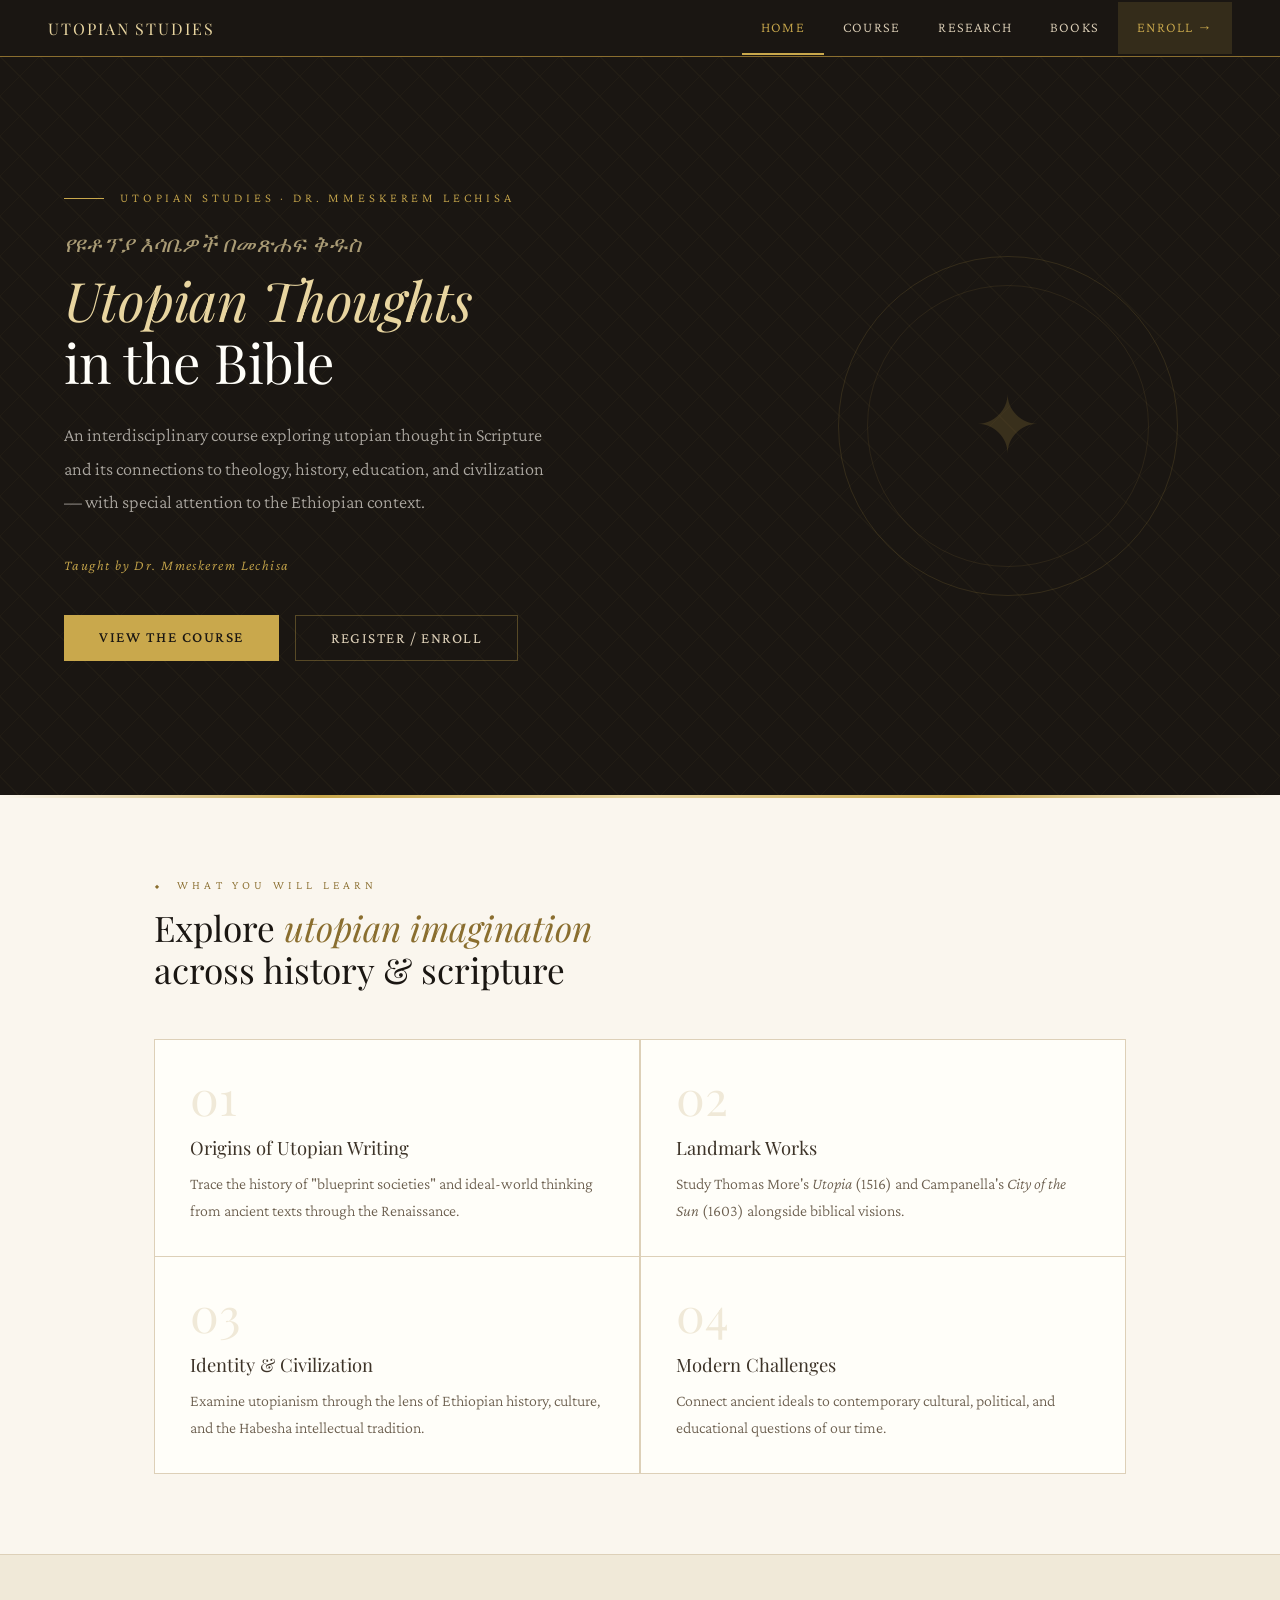
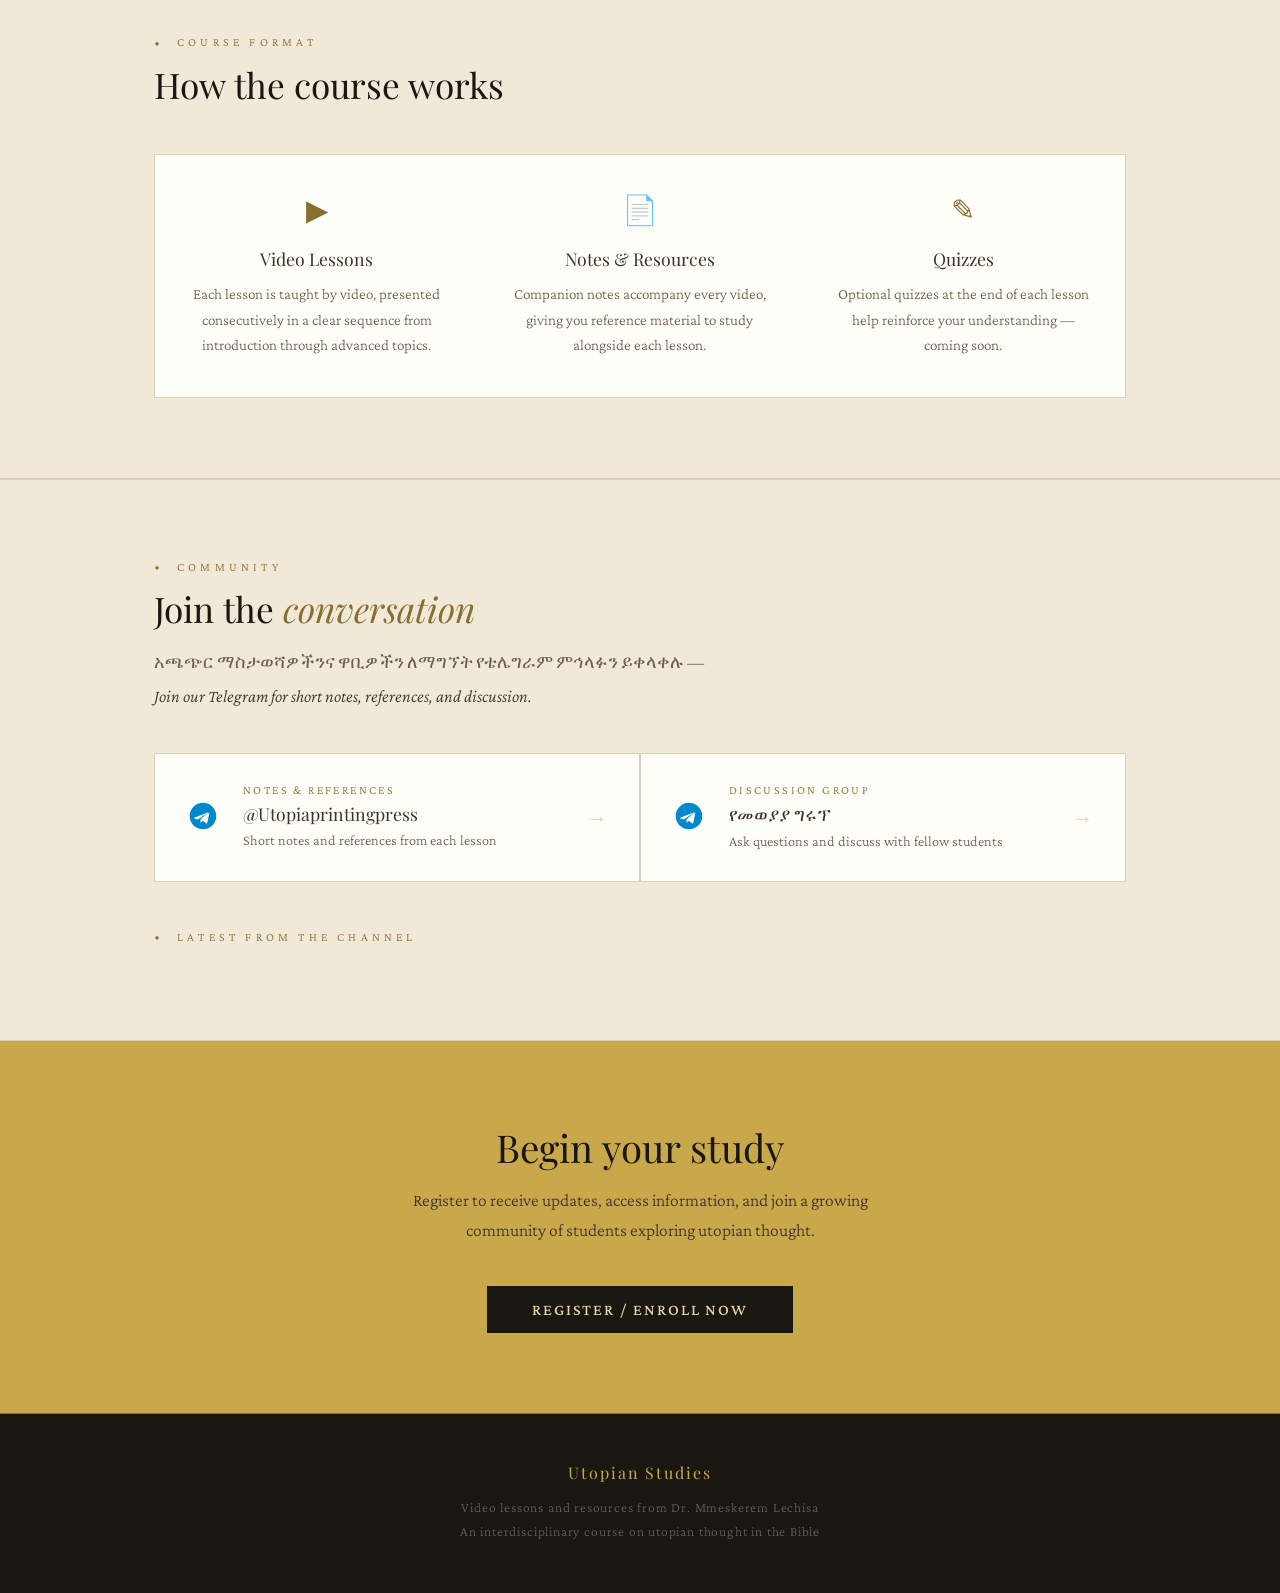
<file: index.html>
<!DOCTYPE html>
<html lang="en">
<head>
<meta charset="UTF-8">
<meta name="viewport" content="width=device-width, initial-scale=1">
<title>Home | Utopian Studies</title>
<meta name="description" content="Video lessons and resources from Dr. Mmeskerem Lechisa — an interdisciplinary course on utopian thought in the Bible.">
<link rel="preconnect" href="https://fonts.googleapis.com">
<link href="https://fonts.googleapis.com/css2?family=Playfair+Display:ital,wght@0,400;0,600;1,400&family=Crimson+Pro:ital,wght@0,300;0,400;0,500;1,300;1,400&display=swap" rel="stylesheet">
<link rel="stylesheet" href="css/style.css">
<style>
.telegram-section{background:var(--parchment-dark);border-top:1px solid var(--parchment-border);border-bottom:1px solid var(--parchment-border)}
.telegram-inner{padding-top:5rem;padding-bottom:5rem}
.telegram-intro{font-size:1.1rem;color:var(--ink-soft);line-height:1.9;margin-bottom:2.5rem;max-width:620px}
.telegram-intro em{color:var(--ink-mid);font-style:italic}
.telegram-cards{display:grid;grid-template-columns:1fr 1fr;gap:1.5px;background:var(--parchment-border);border:1.5px solid var(--parchment-border);margin-bottom:3rem}
.tg-card{background:var(--white);padding:1.8rem 2rem;display:flex;align-items:center;gap:1.5rem;text-decoration:none;transition:background 0.2s}
.tg-card:hover{background:var(--parchment)}
.tg-icon{color:#0088cc;flex-shrink:0}
.tg-info{flex:1}
.tg-label{font-size:0.75rem;letter-spacing:0.2em;text-transform:uppercase;color:var(--gold-dark);margin-bottom:0.3rem}
.tg-name{font-family:'Playfair Display',serif;font-size:1.1rem;color:var(--ink-mid);margin-bottom:0.3rem}
.tg-desc{font-size:0.9rem;color:var(--ink-soft);line-height:1.5}
.tg-arrow{color:var(--gold);font-size:1.3rem;opacity:0.5;transition:opacity 0.2s,transform 0.2s;flex-shrink:0}
.tg-card:hover .tg-arrow{opacity:1;transform:translateX(4px)}
.tg-embed-wrap{max-width:540px}
@media(max-width:700px){
  .telegram-cards{grid-template-columns:1fr}
  .tg-embed-wrap{max-width:100%}
}
</style>
</head>
<body>

<nav>
  <a class="nav-brand" href="index.html">Utopian Studies</a>
  <button class="nav-toggle" aria-label="Toggle menu">☰</button>
  <ul class="nav-links">
    <li><a href="index.html" class="active">Home</a></li>
    <li><a href="course.html">Course</a></li>
    <li><a href="about.html">Research</a></li>
    <li><a href="books.html">Books</a></li>
    <li><a href="enroll.html" class="nav-enroll">Enroll →</a></li>
  </ul>
</nav>

<section class="hero">
  <div class="hero-bg-pattern"></div>
  <div class="hero-ornament"></div>
  <div class="hero-content">
    <div class="hero-eyebrow">Utopian Studies · Dr. Mmeskerem Lechisa</div>
    <div class="hero-amharic">የዩቶፕያ እሳቤዎች በመጽሐፍ ቅዱስ</div>
    <h1 class="hero-title"><em>Utopian Thoughts</em><br>in the Bible</h1>
    <p class="hero-desc">An interdisciplinary course exploring utopian thought in Scripture and its connections to theology, history, education, and civilization — with special attention to the Ethiopian context.</p>
    <p class="hero-author">Taught by Dr. Mmeskerem Lechisa</p>
    <div class="hero-ctas">
      <a class="btn-primary" href="course.html">View the Course</a>
      <a class="btn-outline" href="enroll.html">Register / Enroll</a>
    </div>
  </div>
</section>

<div class="gold-divider"></div>

<div class="section">
  <div class="section-label">What you will learn</div>
  <h2 class="section-title">Explore <em>utopian imagination</em><br>across history &amp; scripture</h2>

  <div class="learn-grid">
    <div class="learn-card">
      <div class="learn-num">01</div>
      <h3>Origins of Utopian Writing</h3>
      <p>Trace the history of "blueprint societies" and ideal-world thinking from ancient texts through the Renaissance.</p>
    </div>
    <div class="learn-card">
      <div class="learn-num">02</div>
      <h3>Landmark Works</h3>
      <p>Study Thomas More's <em>Utopia</em> (1516) and Campanella's <em>City of the Sun</em> (1603) alongside biblical visions.</p>
    </div>
    <div class="learn-card">
      <div class="learn-num">03</div>
      <h3>Identity &amp; Civilization</h3>
      <p>Examine utopianism through the lens of Ethiopian history, culture, and the Habesha intellectual tradition.</p>
    </div>
    <div class="learn-card">
      <div class="learn-num">04</div>
      <h3>Modern Challenges</h3>
      <p>Connect ancient ideals to contemporary cultural, political, and educational questions of our time.</p>
    </div>
  </div>
</div>

<div class="format-section">
  <div class="section format-section-inner">
    <div class="section-label">Course format</div>
    <h2 class="section-title">How the course works</h2>
    <div class="format-grid">
      <div class="format-card">
        <div class="format-icon">▶</div>
        <h3>Video Lessons</h3>
        <p>Each lesson is taught by video, presented consecutively in a clear sequence from introduction through advanced topics.</p>
      </div>
      <div class="format-card">
        <div class="format-icon">📄</div>
        <h3>Notes &amp; Resources</h3>
        <p>Companion notes accompany every video, giving you reference material to study alongside each lesson.</p>
      </div>
      <div class="format-card">
        <div class="format-icon">✎</div>
        <h3>Quizzes</h3>
        <p>Optional quizzes at the end of each lesson help reinforce your understanding — coming soon.</p>
      </div>
    </div>
  </div>
</div>


<!-- Telegram Community Section -->
<div class="telegram-section">
  <div class="section telegram-inner">
    <div class="section-label">Community</div>
    <h2 class="section-title">Join the <em>conversation</em></h2>
    <p class="telegram-intro">አጫጭር ማስታወሻዎችንና ዋቢዎችን ለማግኘት የቴሌግራም ምኅላፉን ይቀላቀሉ —<br>
    <em>Join our Telegram for short notes, references, and discussion.</em></p>

    <div class="telegram-cards">
      <a class="tg-card" href="https://t.me/Utopiaprintingpress" target="_blank" rel="noopener">
        <div class="tg-icon">
          <svg viewBox="0 0 24 24" fill="none" xmlns="http://www.w3.org/2000/svg" width="32" height="32">
            <path d="M12 2C6.477 2 2 6.477 2 12s4.477 10 10 10 10-4.477 10-10S17.523 2 12 2zm4.93 7.057l-1.68 7.921c-.125.558-.453.694-.917.432l-2.54-1.873-1.226 1.18c-.135.135-.25.25-.512.25l.183-2.584 4.705-4.25c.204-.183-.045-.283-.316-.1L8.145 14.71l-2.503-.782c-.544-.17-.555-.544.114-.805l9.773-3.768c.453-.163.85.112.4 1.702z" fill="currentColor"/>
          </svg>
        </div>
        <div class="tg-info">
          <div class="tg-label">Notes &amp; References</div>
          <div class="tg-name">@Utopiaprintingpress</div>
          <div class="tg-desc">Short notes and references from each lesson</div>
        </div>
        <div class="tg-arrow">→</div>
      </a>

      <a class="tg-card" href="https://t.me/+PyIFdfa0aEAzMmNk" target="_blank" rel="noopener">
        <div class="tg-icon">
          <svg viewBox="0 0 24 24" fill="none" xmlns="http://www.w3.org/2000/svg" width="32" height="32">
            <path d="M12 2C6.477 2 2 6.477 2 12s4.477 10 10 10 10-4.477 10-10S17.523 2 12 2zm4.93 7.057l-1.68 7.921c-.125.558-.453.694-.917.432l-2.54-1.873-1.226 1.18c-.135.135-.25.25-.512.25l.183-2.584 4.705-4.25c.204-.183-.045-.283-.316-.1L8.145 14.71l-2.503-.782c-.544-.17-.555-.544.114-.805l9.773-3.768c.453-.163.85.112.4 1.702z" fill="currentColor"/>
          </svg>
        </div>
        <div class="tg-info">
          <div class="tg-label">Discussion Group</div>
          <div class="tg-name">የመወያያ ግሩፕ</div>
          <div class="tg-desc">Ask questions and discuss with fellow students</div>
        </div>
        <div class="tg-arrow">→</div>
      </a>
    </div>

    <!-- Embedded Telegram channel posts -->
    <div class="tg-embed-wrap">
      <div class="section-label" style="margin-bottom:1rem">Latest from the channel</div>
      <script async src="https://telegram.org/js/telegram-widget.js?22"
        data-telegram-post="Utopiaprintingpress/1"
        data-width="100%"
        data-color="C9A84C"
        data-dark-color="E8D5A0">
      </script>
    </div>
  </div>
</div>

<div class="register-section">
  <h2>Begin your study</h2>
  <p>Register to receive updates, access information, and join a growing community of students exploring utopian thought.</p>
  <a class="btn-dark" href="enroll.html">Register / Enroll Now</a>
</div>

<footer>
  <div class="footer-brand">Utopian Studies</div>
  <p>Video lessons and resources from Dr. Mmeskerem Lechisa<br>
  An interdisciplinary course on utopian thought in the Bible</p>
</footer>

<script src="js/nav.js"></script>
</body>
</html>
</file>
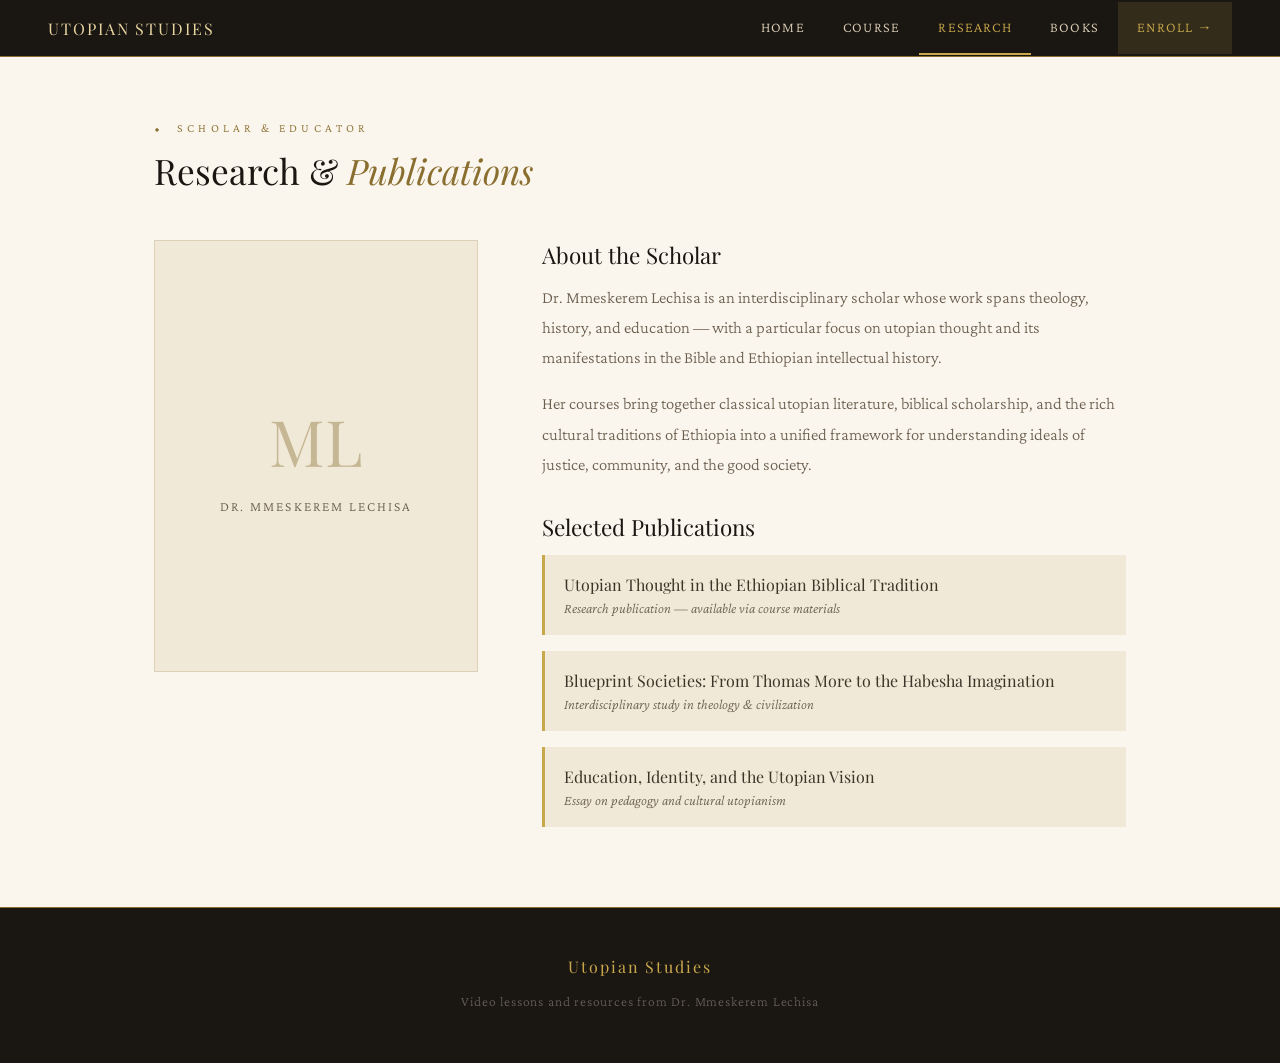
<file: about.html>
<!DOCTYPE html>
<html lang="en">
<head>
<meta charset="UTF-8">
<meta name="viewport" content="width=device-width, initial-scale=1">
<title>Research & Publications | Utopian Studies</title>
<meta name="description" content="Research and publications by Dr. Mmeskerem Lechisa.">
<link rel="preconnect" href="https://fonts.googleapis.com">
<link href="https://fonts.googleapis.com/css2?family=Playfair+Display:ital,wght@0,400;0,600;1,400&family=Crimson+Pro:ital,wght@0,300;0,400;0,500;1,300;1,400&display=swap" rel="stylesheet">
<link rel="stylesheet" href="css/style.css">
</head>
<body>

<nav>
  <a class="nav-brand" href="index.html">Utopian Studies</a>
  <button class="nav-toggle" aria-label="Toggle menu">☰</button>
  <ul class="nav-links">
    <li><a href="index.html">Home</a></li>
    <li><a href="course.html">Course</a></li>
    <li><a href="about.html" class="active">Research</a></li>
    <li><a href="books.html">Books</a></li>
    <li><a href="enroll.html" class="nav-enroll">Enroll →</a></li>
  </ul>
</nav>

<div class="section" style="padding-top:4rem">
  <div class="section-label">Scholar &amp; Educator</div>
  <h1 class="section-title">Research &amp; <em>Publications</em></h1>

  <div class="about-layout">
    <div class="about-portrait">
      <div class="portrait-initials">ML</div>
      <div class="portrait-caption">Dr. Mmeskerem Lechisa</div>
    </div>
    <div class="about-body">
      <h3>About the Scholar</h3>
      <p>Dr. Mmeskerem Lechisa is an interdisciplinary scholar whose work spans theology, history, and education — with a particular focus on utopian thought and its manifestations in the Bible and Ethiopian intellectual history.</p>
      <p>Her courses bring together classical utopian literature, biblical scholarship, and the rich cultural traditions of Ethiopia into a unified framework for understanding ideals of justice, community, and the good society.</p>

      <h3>Selected Publications</h3>
      <ul class="pub-list">
        <li>
          <div class="pub-title">Utopian Thought in the Ethiopian Biblical Tradition</div>
          <div class="pub-meta">Research publication — available via course materials</div>
        </li>
        <li>
          <div class="pub-title">Blueprint Societies: From Thomas More to the Habesha Imagination</div>
          <div class="pub-meta">Interdisciplinary study in theology &amp; civilization</div>
        </li>
        <li>
          <div class="pub-title">Education, Identity, and the Utopian Vision</div>
          <div class="pub-meta">Essay on pedagogy and cultural utopianism</div>
        </li>
      </ul>
    </div>
  </div>
</div>

<footer>
  <div class="footer-brand">Utopian Studies</div>
  <p>Video lessons and resources from Dr. Mmeskerem Lechisa</p>
</footer>

<script src="js/nav.js"></script>
</body>
</html>
</file>
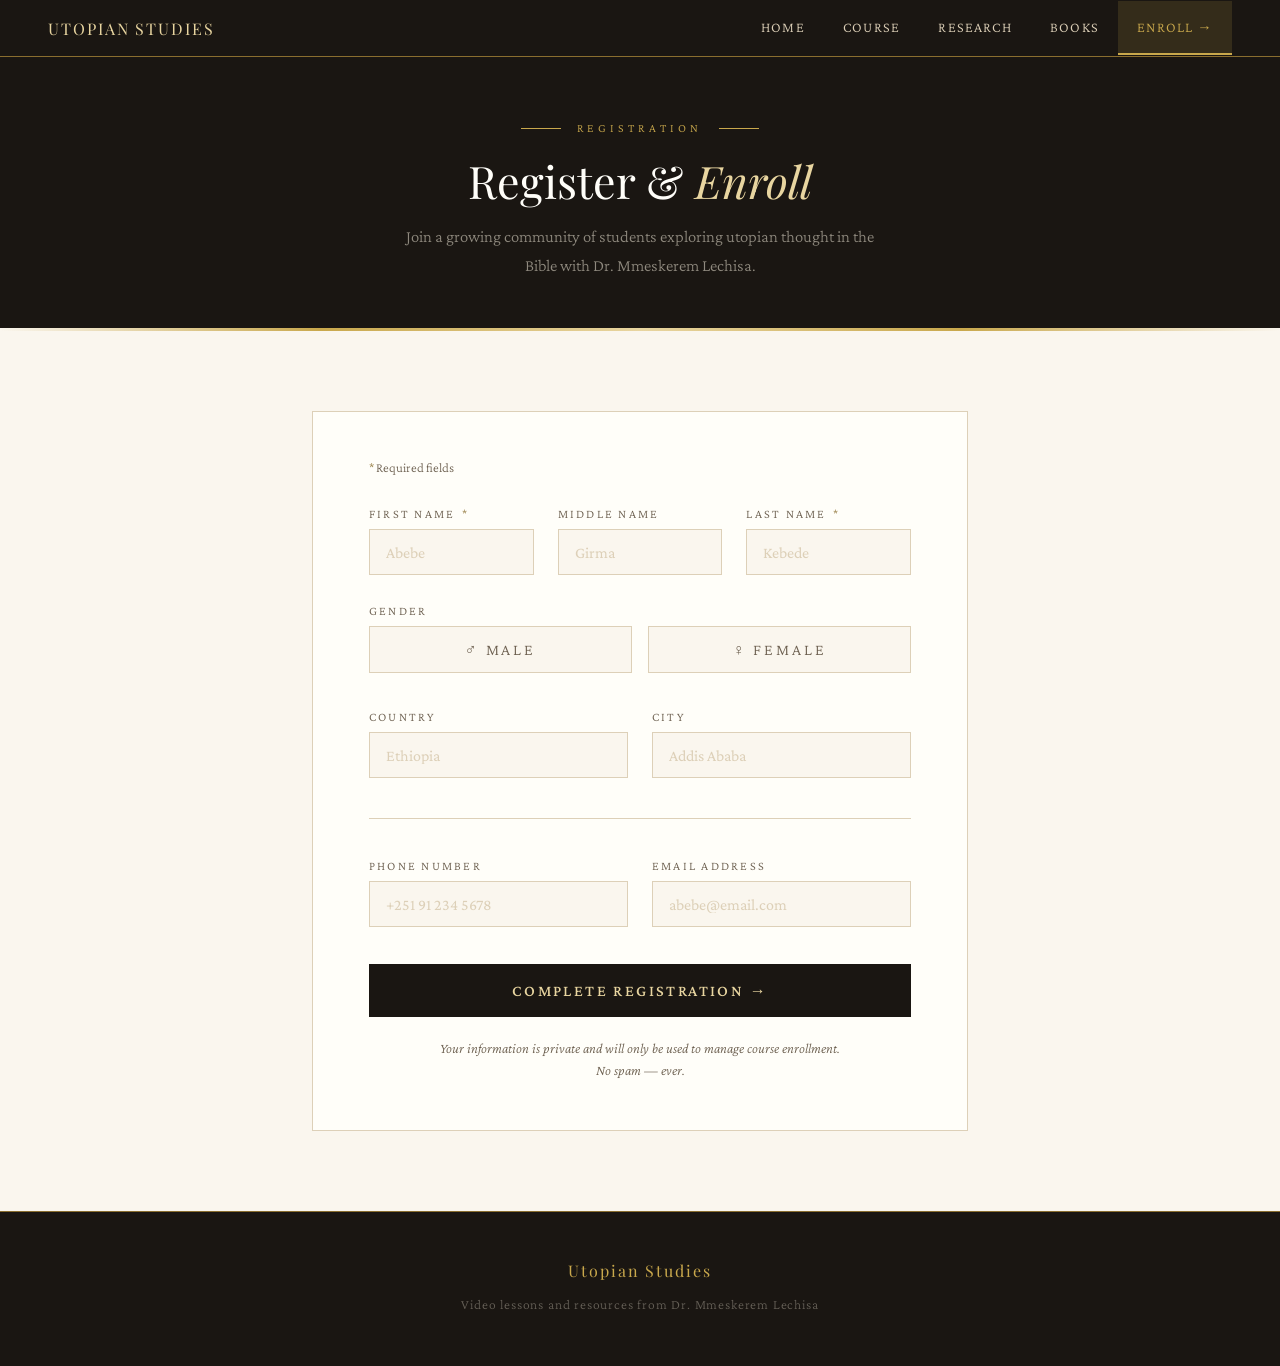
<file: enroll.html>
<!DOCTYPE html>
<html lang="en">
<head>
<meta charset="UTF-8">
<meta name="viewport" content="width=device-width, initial-scale=1">
<title>Register / Enroll | Utopian Studies</title>
<meta name="description" content="Register or enroll in the Utopian Studies course by Dr. Mmeskerem Lechisa.">
<link rel="preconnect" href="https://fonts.googleapis.com">
<link href="https://fonts.googleapis.com/css2?family=Playfair+Display:ital,wght@0,400;0,600;1,400&family=Crimson+Pro:ital,wght@0,300;0,400;0,500;1,300;1,400&display=swap" rel="stylesheet">
<link rel="stylesheet" href="css/style.css">
<style>
.enroll-hero{background:var(--ink);padding:4rem 0 3rem;text-align:center}
.enroll-hero-eyebrow{font-size:0.75rem;letter-spacing:0.35em;text-transform:uppercase;color:var(--gold);margin-bottom:1rem;display:flex;align-items:center;justify-content:center;gap:1rem}
.enroll-hero-eyebrow::before,.enroll-hero-eyebrow::after{content:'';display:inline-block;width:40px;height:1px;background:var(--gold)}
.enroll-hero h1{font-family:'Playfair Display',serif;font-size:2.8rem;font-weight:400;color:var(--white);margin-bottom:0.8rem}
.enroll-hero h1 em{font-style:italic;color:var(--gold-light)}
.enroll-hero p{color:rgba(240,233,216,0.55);font-size:1.05rem;max-width:500px;margin:0 auto;line-height:1.7}

.form-section{background:var(--parchment);padding:5rem 0}
.form-wrap{max-width:720px;margin:0 auto;padding:0 2rem}

.form-card{background:var(--white);border:1px solid var(--parchment-border);padding:3rem 3.5rem}

.form-group{margin-bottom:1.8rem}
.form-row{display:grid;grid-template-columns:1fr 1fr;gap:1.5rem;margin-bottom:1.8rem}
.form-row-3{display:grid;grid-template-columns:1fr 1fr 1fr;gap:1.5rem;margin-bottom:1.8rem}

label{display:block;font-size:0.78rem;letter-spacing:0.18em;text-transform:uppercase;color:var(--ink-soft);margin-bottom:0.5rem}
label .req{color:var(--gold-dark);margin-left:2px}

input[type="text"],
input[type="email"],
input[type="tel"],
select{
  width:100%;
  padding:0.85rem 1rem;
  font-family:'Crimson Pro',serif;
  font-size:1rem;
  color:var(--ink);
  background:var(--parchment);
  border:1px solid var(--parchment-border);
  border-radius:0;
  outline:none;
  transition:border-color 0.2s,background 0.2s;
  appearance:none;
  -webkit-appearance:none;
}

input[type="text"]:focus,
input[type="email"]:focus,
input[type="tel"]:focus,
select:focus{
  border-color:var(--gold);
  background:var(--white);
}

input[type="text"]::placeholder,
input[type="email"]::placeholder,
input[type="tel"]::placeholder{
  color:var(--parchment-border);
}

.select-wrap{position:relative}
.select-wrap::after{
  content:'▾';
  position:absolute;
  right:1rem;
  top:50%;
  transform:translateY(-50%);
  color:var(--gold-dark);
  pointer-events:none;
  font-size:0.9rem;
}

.gender-group{display:grid;grid-template-columns:1fr 1fr;gap:1rem}
.gender-option{position:relative}
.gender-option input[type="radio"]{position:absolute;opacity:0;width:0;height:0}
.gender-label{
  display:flex;
  align-items:center;
  justify-content:center;
  gap:0.6rem;
  padding:0.85rem 1rem;
  border:1px solid var(--parchment-border);
  background:var(--parchment);
  cursor:pointer;
  font-family:'Crimson Pro',serif;
  font-size:1rem;
  color:var(--ink-soft);
  transition:all 0.2s;
  user-select:none;
}
.gender-label:hover{border-color:var(--gold);color:var(--ink-mid)}
.gender-option input[type="radio"]:checked + .gender-label{
  border-color:var(--gold);
  background:var(--gold);
  color:var(--ink);
  font-weight:500;
}

.form-divider{border:none;border-top:1px solid var(--parchment-border);margin:2.5rem 0}

.submit-btn{
  width:100%;
  background:var(--ink);
  color:var(--gold-light);
  border:none;
  padding:1.1rem 2rem;
  font-family:'Crimson Pro',serif;
  font-size:1rem;
  font-weight:500;
  letter-spacing:0.15em;
  text-transform:uppercase;
  cursor:pointer;
  transition:background 0.2s,transform 0.15s;
  margin-top:0.5rem;
}
.submit-btn:hover{background:var(--ink-mid);transform:translateY(-1px)}
.submit-btn:disabled{opacity:0.6;cursor:not-allowed;transform:none}

.form-note{font-size:0.88rem;color:var(--ink-soft);text-align:center;margin-top:1.2rem;font-style:italic;line-height:1.6}
.required-note{font-size:0.82rem;color:var(--ink-soft);margin-bottom:2rem}
.required-note span{color:var(--gold-dark)}

/* Success state */
.success-msg{
  display:none;
  text-align:center;
  padding:3rem 2rem;
}
.success-msg.show{display:block}
.success-icon{font-size:3rem;margin-bottom:1rem;color:var(--gold)}
.success-msg h2{font-family:'Playfair Display',serif;font-size:1.8rem;font-weight:400;color:var(--ink);margin-bottom:0.8rem}
.success-msg p{color:var(--ink-soft);font-size:1.05rem;line-height:1.7}

/* Error msg */
.field-error{font-size:0.82rem;color:#c0392b;margin-top:0.4rem;display:none}
.field-error.show{display:block}
input.invalid,select.invalid{border-color:#c0392b}

@media(max-width:700px){
  .form-card{padding:2rem 1.5rem}
  .form-row,.form-row-3{grid-template-columns:1fr}
}
</style>
</head>
<body>

<nav>
  <a class="nav-brand" href="index.html">Utopian Studies</a>
  <button class="nav-toggle" aria-label="Toggle menu">&#9776;</button>
  <ul class="nav-links">
    <li><a href="index.html">Home</a></li>
    <li><a href="course.html">Course</a></li>
    <li><a href="about.html">Research</a></li>
    <li><a href="books.html">Books</a></li>
    <li><a href="enroll.html" class="nav-enroll active">Enroll &rarr;</a></li>
  </ul>
</nav>

<div class="enroll-hero">
  <div class="section" style="padding-top:0;padding-bottom:0">
    <div class="enroll-hero-eyebrow">Registration</div>
    <h1>Register &amp; <em>Enroll</em></h1>
    <p>Join a growing community of students exploring utopian thought in the Bible with Dr. Mmeskerem Lechisa.</p>
  </div>
</div>
<div class="gold-divider"></div>

<div class="form-section">
  <div class="form-wrap">
    <div class="form-card">

      <!-- Success message (shown after submit) -->
      <div class="success-msg" id="success-msg">
        <div class="success-icon">&#10003;</div>
        <h2>You are enrolled!</h2>
        <p>Thank you for registering. You are now part of the Utopian Studies community.<br>
        Check your email for confirmation and course access details.</p>
      </div>

      <!-- The form -->
      <div id="form-body">
        <div class="required-note"><span>*</span> Required fields</div>

        <!-- Name row -->
        <div class="form-row-3">
          <div>
            <label for="first_name">First Name <span class="req">*</span></label>
            <input type="text" id="first_name" name="first_name" placeholder="Abebe" required autocomplete="given-name">
            <div class="field-error" id="err-first">Please enter your first name</div>
          </div>
          <div>
            <label for="middle_name">Middle Name</label>
            <input type="text" id="middle_name" name="middle_name" placeholder="Girma" autocomplete="additional-name">
          </div>
          <div>
            <label for="last_name">Last Name <span class="req">*</span></label>
            <input type="text" id="last_name" name="last_name" placeholder="Kebede" required autocomplete="family-name">
            <div class="field-error" id="err-last">Please enter your last name</div>
          </div>
        </div>

        <!-- Gender -->
        <div class="form-group">
          <label>Gender</label>
          <div class="gender-group">
            <div class="gender-option">
              <input type="radio" name="gender" id="gender-male" value="Male">
              <label class="gender-label" for="gender-male">&#9794; Male</label>
            </div>
            <div class="gender-option">
              <input type="radio" name="gender" id="gender-female" value="Female">
              <label class="gender-label" for="gender-female">&#9792; Female</label>
            </div>
          </div>
        </div>

        <!-- Country / City -->
        <div class="form-row">
          <div>
            <label for="country">Country</label>
            <input type="text" id="country" name="country" placeholder="Ethiopia" autocomplete="country-name">
          </div>
          <div>
            <label for="city">City</label>
            <input type="text" id="city" name="city" placeholder="Addis Ababa" autocomplete="address-level2">
          </div>
        </div>

        <hr class="form-divider">

        <!-- Contact -->
        <div class="form-row">
          <div>
            <label for="phone">Phone Number</label>
            <input type="tel" id="phone" name="phone" placeholder="+251 91 234 5678" autocomplete="tel">
          </div>
          <div>
            <label for="email">Email Address</label>
            <input type="email" id="email" name="email" placeholder="abebe@email.com" autocomplete="email">
          </div>
        </div>

        <button class="submit-btn" id="submit-btn" type="button" onclick="submitForm()">
          Complete Registration &rarr;
        </button>

        <p class="form-note">
          Your information is private and will only be used to manage course enrollment.<br>
          No spam &mdash; ever.
        </p>
      </div>

    </div>
  </div>
</div>

<footer>
  <div class="footer-brand">Utopian Studies</div>
  <p>Video lessons and resources from Dr. Mmeskerem Lechisa</p>
</footer>

<script src="js/nav.js"></script>
<script>
// -------------------------------------------------------
// REPLACE THIS URL with your Google Apps Script Web App URL
// (see README for setup instructions)
// -------------------------------------------------------
var SCRIPT_URL = 'https://script.google.com/macros/s/AKfycbzOLgNcKQywEAVBBbd9hXyp3033Ow-wIwE2P55cdjaAkCsI5ML8yb_U5YuYXmIM_klN/exec';

function submitForm() {
  var btn = document.getElementById('submit-btn');
  var valid = true;

  // Validate required fields
  var firstName = document.getElementById('first_name').value.trim();
  var lastName = document.getElementById('last_name').value.trim();

  if (!firstName) {
    document.getElementById('first_name').classList.add('invalid');
    document.getElementById('err-first').classList.add('show');
    valid = false;
  } else {
    document.getElementById('first_name').classList.remove('invalid');
    document.getElementById('err-first').classList.remove('show');
  }

  if (!lastName) {
    document.getElementById('last_name').classList.add('invalid');
    document.getElementById('err-last').classList.add('show');
    valid = false;
  } else {
    document.getElementById('last_name').classList.remove('invalid');
    document.getElementById('err-last').classList.remove('show');
  }

  if (!valid) return;

  // Gather data
  var gender = document.querySelector('input[name="gender"]:checked');
  var data = {
    first_name:   firstName,
    middle_name:  document.getElementById('middle_name').value.trim(),
    last_name:    lastName,
    gender:       gender ? gender.value : '',
    country:      document.getElementById('country').value.trim(),
    city:         document.getElementById('city').value.trim(),
    phone:        document.getElementById('phone').value.trim(),
    email:        document.getElementById('email').value.trim(),
    submitted_at: new Date().toISOString()
  };

  btn.disabled = true;
  btn.textContent = 'Submitting...';

  // Submit via hidden iframe to avoid CORS issues with Google Apps Script
  var iframe = document.getElementById('submit-iframe');
  if (!iframe) {
    iframe = document.createElement('iframe');
    iframe.id = 'submit-iframe';
    iframe.name = 'submit-iframe';
    iframe.style.display = 'none';
    document.body.appendChild(iframe);
  }

  var hiddenForm = document.createElement('form');
  hiddenForm.method = 'POST';
  hiddenForm.action = SCRIPT_URL;
  hiddenForm.target = 'submit-iframe';
  hiddenForm.style.display = 'none';

  Object.keys(data).forEach(function(key) {
    var input = document.createElement('input');
    input.type = 'hidden';
    input.name = key;
    input.value = data[key];
    hiddenForm.appendChild(input);
  });

  document.body.appendChild(hiddenForm);

  iframe.onload = function() {
    document.getElementById('form-body').style.display = 'none';
    document.getElementById('success-msg').classList.add('show');
    window.scrollTo(0, 0);
    document.body.removeChild(hiddenForm);
  };

  // Fallback: show success after 3 seconds
  setTimeout(function() {
    if (document.getElementById('form-body').style.display !== 'none') {
      document.getElementById('form-body').style.display = 'none';
      document.getElementById('success-msg').classList.add('show');
      window.scrollTo(0, 0);
    }
  }, 3000);

  hiddenForm.submit();
}

// Clear validation on input
['first_name','last_name'].forEach(function(id) {
  document.getElementById(id).addEventListener('input', function() {
    this.classList.remove('invalid');
    document.getElementById('err-' + id.split('_')[0]).classList.remove('show');
  });
});
</script>
</body>
</html>
</file>
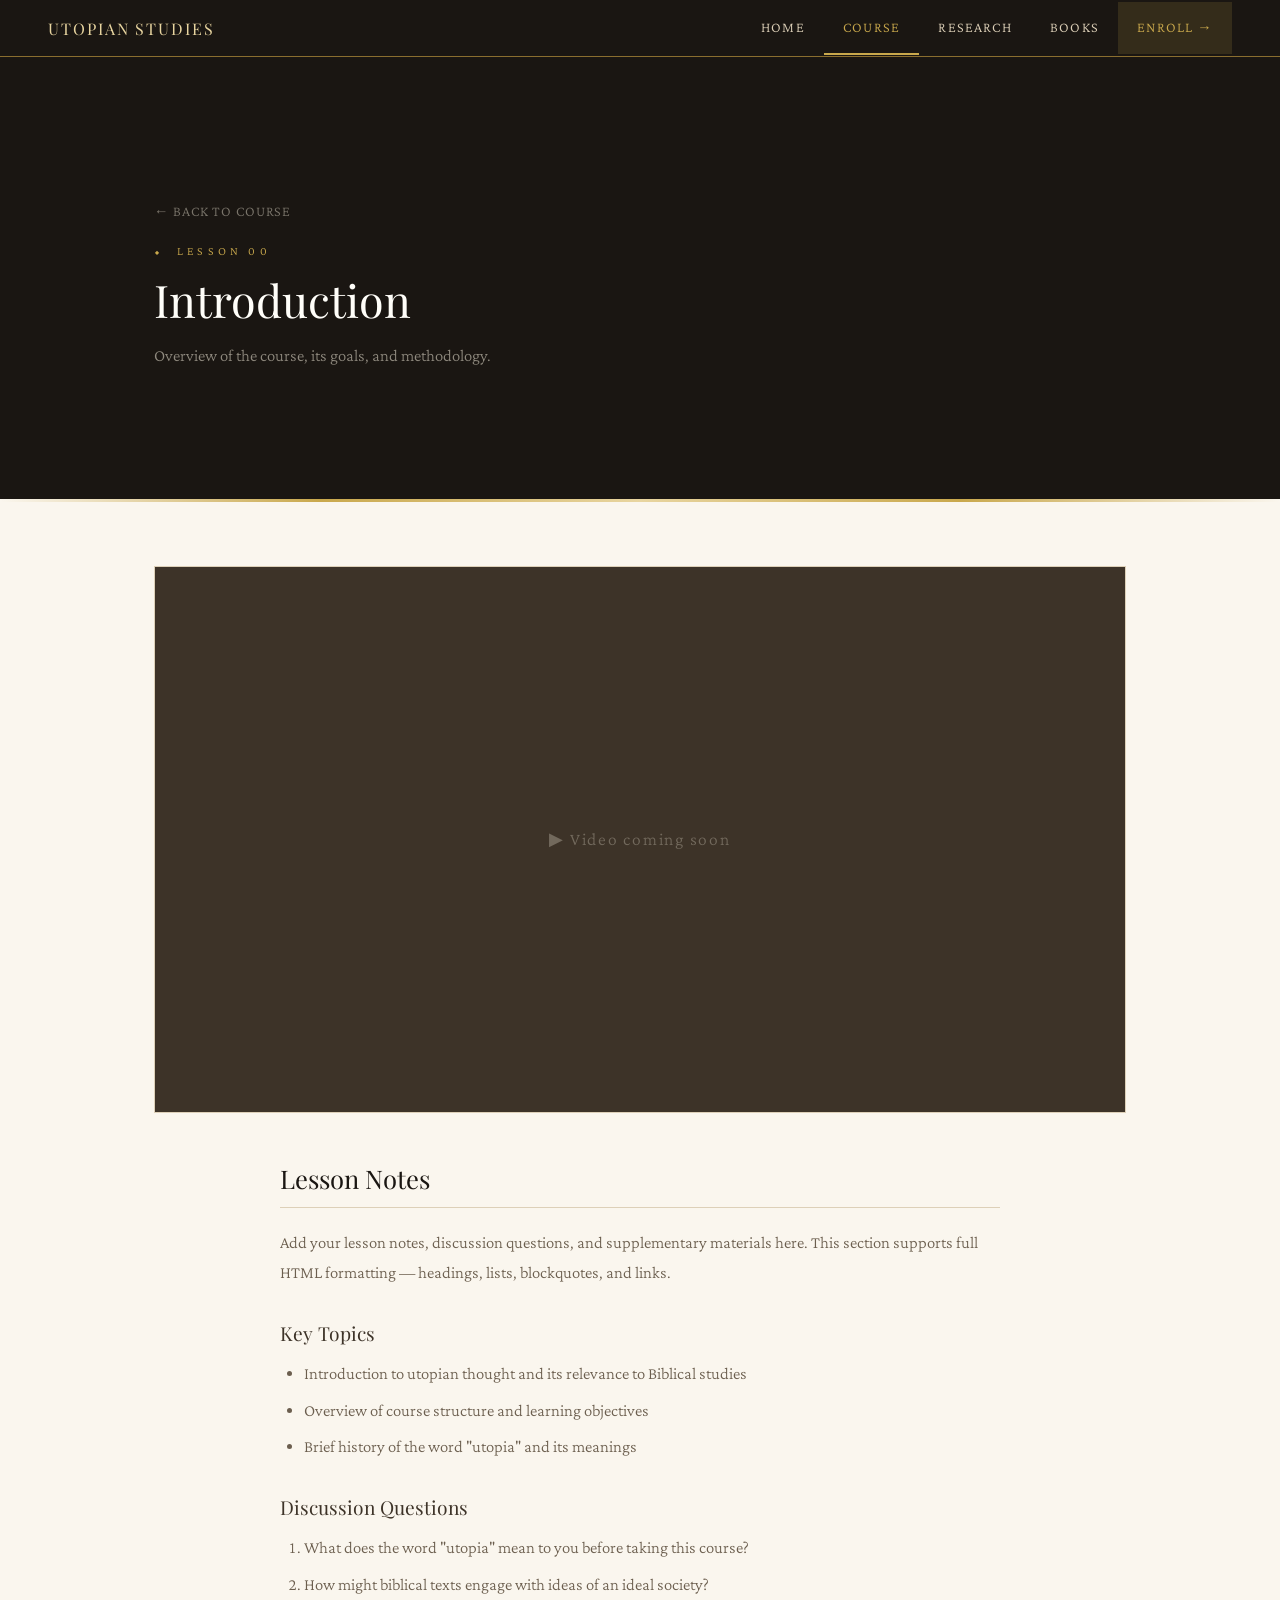
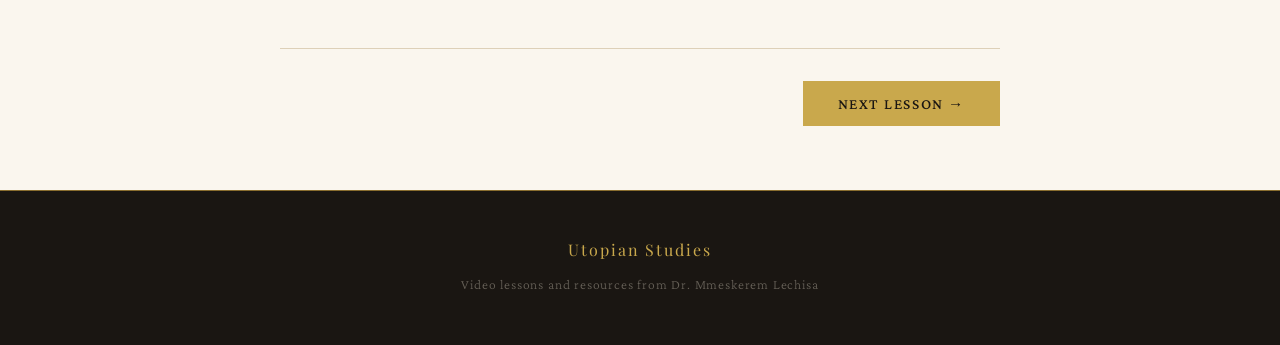
<file: lessons/000-introduction.html>
<!DOCTYPE html>
<html lang="en">
<head>
<meta charset="UTF-8">
<meta name="viewport" content="width=device-width, initial-scale=1">
<title>Introduction | Utopian Studies</title>
<meta name="description" content="Introduction lesson — Utopian Thoughts in the Bible, by Dr. Mmeskerem Lechisa.">
<link rel="preconnect" href="https://fonts.googleapis.com">
<link href="https://fonts.googleapis.com/css2?family=Playfair+Display:ital,wght@0,400;0,600;1,400&family=Crimson+Pro:ital,wght@0,300;0,400;0,500;1,300;1,400&display=swap" rel="stylesheet">
<link rel="stylesheet" href="../css/style.css">
</head>
<body>

<nav>
  <a class="nav-brand" href="../index.html">Utopian Studies</a>
  <button class="nav-toggle" aria-label="Toggle menu">☰</button>
  <ul class="nav-links">
    <li><a href="../index.html">Home</a></li>
    <li><a href="../course.html" class="active">Course</a></li>
    <li><a href="../about.html">Research</a></li>
    <li><a href="../books.html">Books</a></li>
    <li><a href="../enroll.html" class="nav-enroll">Enroll →</a></li>
  </ul>
</nav>

<div class="page-hero-dark">
  <div class="section">
    <div class="lesson-breadcrumb"><a href="../course.html">← Back to Course</a></div>
    <div class="section-label" style="color:var(--gold)">Lesson 00</div>
    <h1 class="page-hero-title">Introduction</h1>
    <p class="page-hero-desc">Overview of the course, its goals, and methodology.</p>
  </div>
</div>
<div class="gold-divider"></div>

<div class="section lesson-body">
  <!-- VIDEO EMBED — replace src with your YouTube/Vimeo embed URL -->
  <div class="video-placeholder">
    <div class="video-inner">
      ▶ Video coming soon
      <!-- To embed a YouTube video, replace this block with:
      <iframe width="100%" height="100%" src="https://www.youtube.com/embed/YOUR_VIDEO_ID"
        frameborder="0" allow="accelerometer; autoplay; clipboard-write; encrypted-media; gyroscope; picture-in-picture"
        allowfullscreen></iframe>
      -->
    </div>
  </div>

  <div class="lesson-notes">
    <h2>Lesson Notes</h2>
    <p>Add your lesson notes, discussion questions, and supplementary materials here. This section supports full HTML formatting — headings, lists, blockquotes, and links.</p>

    <h3>Key Topics</h3>
    <ul>
      <li>Introduction to utopian thought and its relevance to Biblical studies</li>
      <li>Overview of course structure and learning objectives</li>
      <li>Brief history of the word "utopia" and its meanings</li>
    </ul>

    <h3>Discussion Questions</h3>
    <ol>
      <li>What does the word "utopia" mean to you before taking this course?</li>
      <li>How might biblical texts engage with ideas of an ideal society?</li>
    </ol>
  </div>

  <div class="lesson-nav">
    <span></span>
    <a href="000-questions-and-concerns.html" class="btn-primary">Next Lesson →</a>
  </div>
</div>

<footer>
  <div class="footer-brand">Utopian Studies</div>
  <p>Video lessons and resources from Dr. Mmeskerem Lechisa</p>
</footer>

<script src="../js/nav.js"></script>
</body>
</html>
</file>
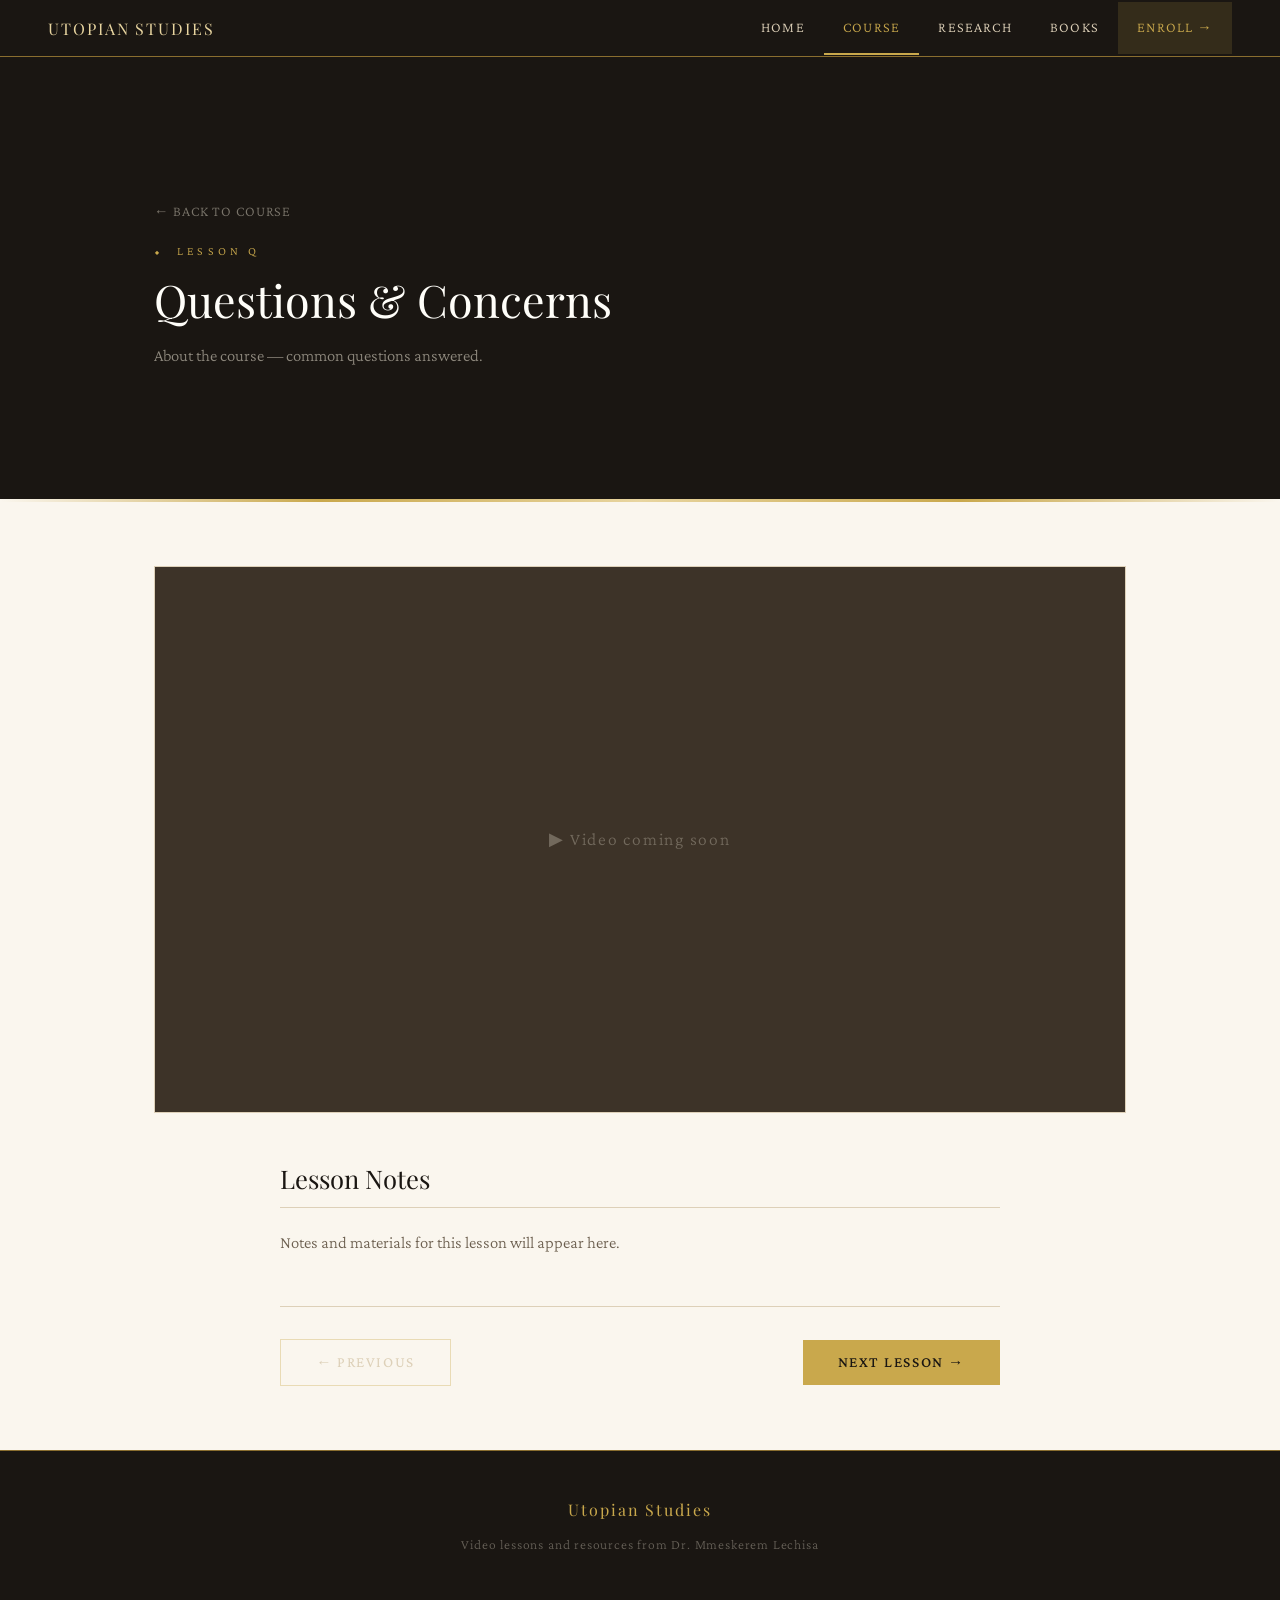
<file: lessons/000-questions-and-concerns.html>
<!DOCTYPE html>
<html lang="en">
<head>
<meta charset="UTF-8">
<meta name="viewport" content="width=device-width, initial-scale=1">
<title>Questions &amp; Concerns | Utopian Studies</title>
<link rel="preconnect" href="https://fonts.googleapis.com">
<link href="https://fonts.googleapis.com/css2?family=Playfair+Display:ital,wght@0,400;0,600;1,400&family=Crimson+Pro:ital,wght@0,300;0,400;0,500;1,300;1,400&display=swap" rel="stylesheet">
<link rel="stylesheet" href="../css/style.css">
</head>
<body>
<nav>
  <a class="nav-brand" href="../index.html">Utopian Studies</a>
  <button class="nav-toggle" aria-label="Toggle menu">☰</button>
  <ul class="nav-links">
    <li><a href="../index.html">Home</a></li>
    <li><a href="../course.html" class="active">Course</a></li>
    <li><a href="../about.html">Research</a></li>
    <li><a href="../books.html">Books</a></li>
    <li><a href="../enroll.html" class="nav-enroll">Enroll →</a></li>
  </ul>
</nav>
<div class="page-hero-dark">
  <div class="section">
    <div class="lesson-breadcrumb"><a href="../course.html">← Back to Course</a></div>
    <div class="section-label" style="color:var(--gold)">Lesson Q</div>
    <h1 class="page-hero-title">Questions &amp; Concerns</h1>
    <p class="page-hero-desc">About the course — common questions answered.</p>
  </div>
</div>
<div class="gold-divider"></div>
<div class="section lesson-body">
  <div class="video-placeholder">
    <div class="video-inner">&#9654; Video coming soon</div>
  </div>
  <div class="lesson-notes">
    <h2>Lesson Notes</h2>
    <p>Notes and materials for this lesson will appear here.</p>
  </div>
  <div class="lesson-nav">
    <a href="000-introduction.html" class="btn-outline">← Previous</a>
    <a href="001-lesson-1a.html" class="btn-primary">Next Lesson →</a>
  </div>
</div>
<footer>
  <div class="footer-brand">Utopian Studies</div>
  <p>Video lessons and resources from Dr. Mmeskerem Lechisa</p>
</footer>
<script src="../js/nav.js"></script>
</body>
</html>
</file>
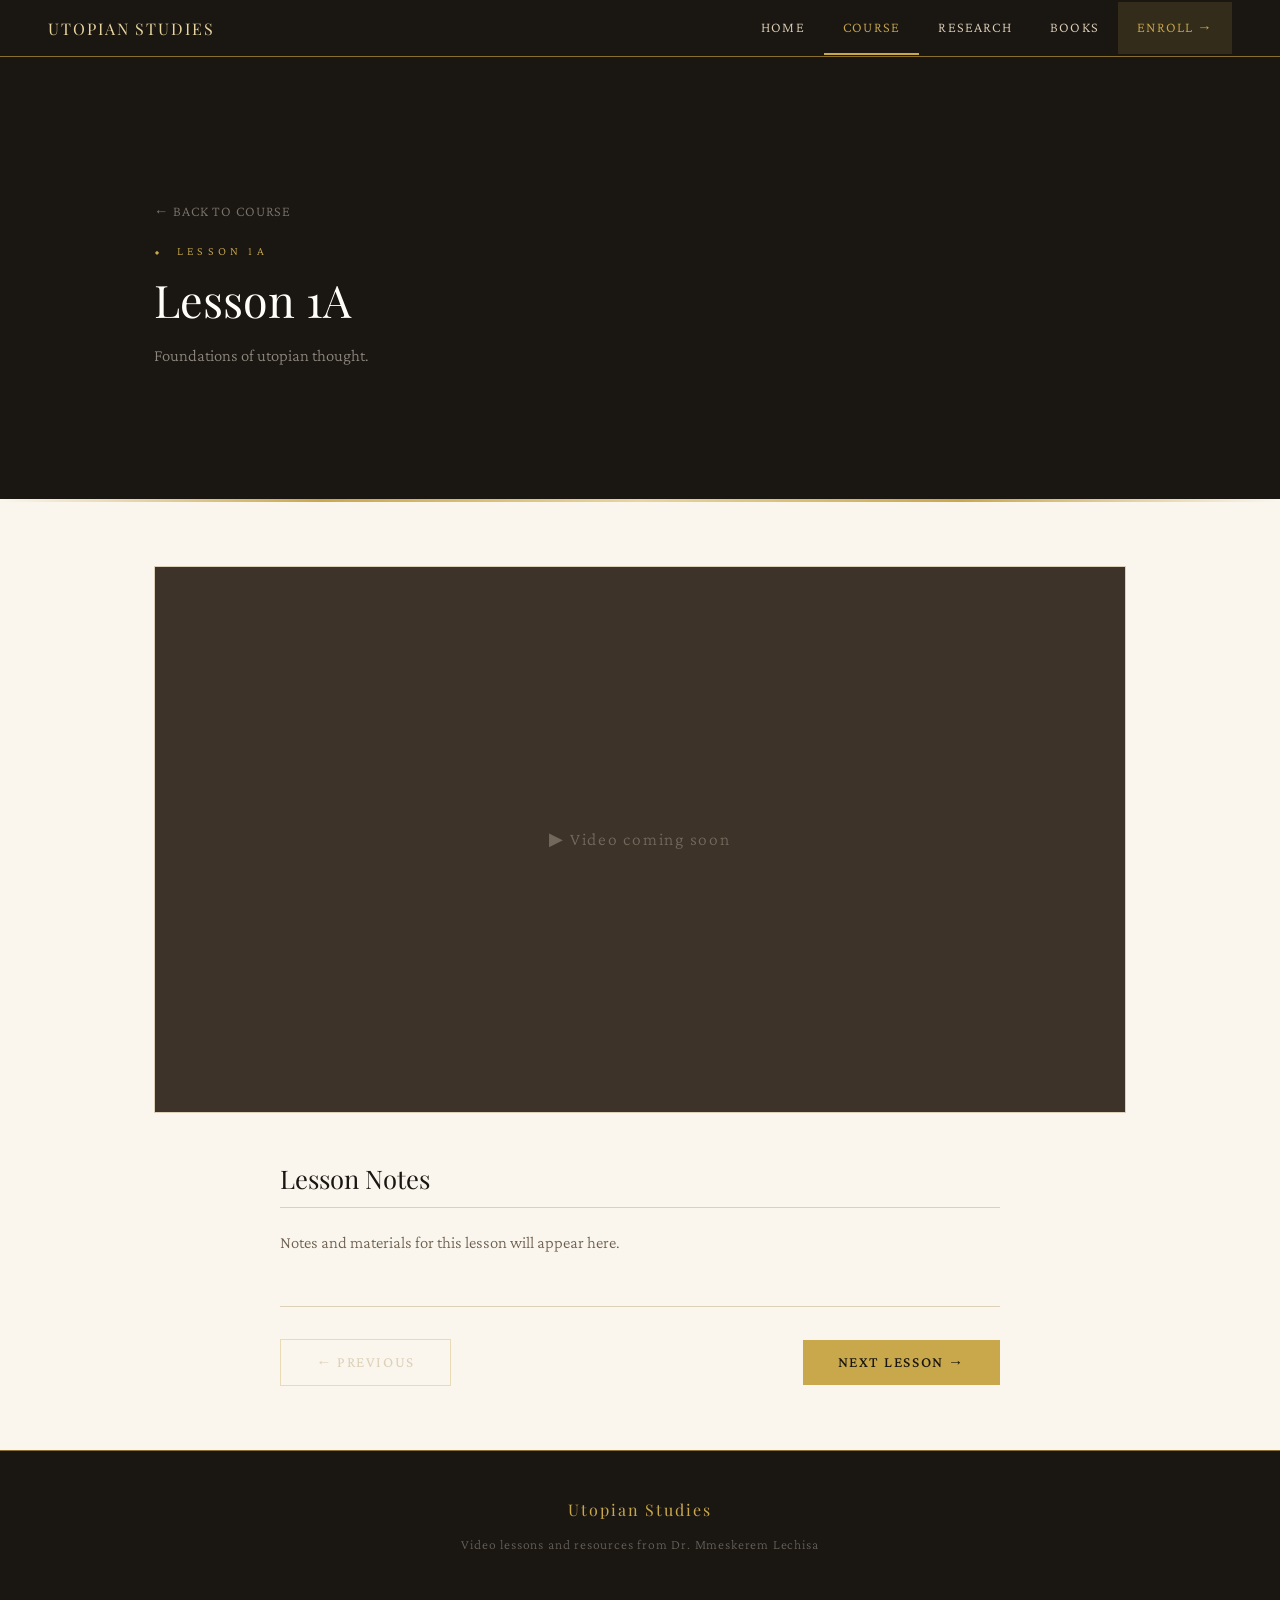
<file: lessons/001-lesson-1a.html>
<!DOCTYPE html>
<html lang="en">
<head>
<meta charset="UTF-8">
<meta name="viewport" content="width=device-width, initial-scale=1">
<title>Lesson 1A | Utopian Studies</title>
<link rel="preconnect" href="https://fonts.googleapis.com">
<link href="https://fonts.googleapis.com/css2?family=Playfair+Display:ital,wght@0,400;0,600;1,400&family=Crimson+Pro:ital,wght@0,300;0,400;0,500;1,300;1,400&display=swap" rel="stylesheet">
<link rel="stylesheet" href="../css/style.css">
</head>
<body>
<nav>
  <a class="nav-brand" href="../index.html">Utopian Studies</a>
  <button class="nav-toggle" aria-label="Toggle menu">☰</button>
  <ul class="nav-links">
    <li><a href="../index.html">Home</a></li>
    <li><a href="../course.html" class="active">Course</a></li>
    <li><a href="../about.html">Research</a></li>
    <li><a href="../books.html">Books</a></li>
    <li><a href="../enroll.html" class="nav-enroll">Enroll →</a></li>
  </ul>
</nav>
<div class="page-hero-dark">
  <div class="section">
    <div class="lesson-breadcrumb"><a href="../course.html">← Back to Course</a></div>
    <div class="section-label" style="color:var(--gold)">Lesson 1A</div>
    <h1 class="page-hero-title">Lesson 1A</h1>
    <p class="page-hero-desc">Foundations of utopian thought.</p>
  </div>
</div>
<div class="gold-divider"></div>
<div class="section lesson-body">
  <div class="video-placeholder">
    <div class="video-inner">&#9654; Video coming soon</div>
  </div>
  <div class="lesson-notes">
    <h2>Lesson Notes</h2>
    <p>Notes and materials for this lesson will appear here.</p>
  </div>
  <div class="lesson-nav">
    <a href="000-questions-and-concerns.html" class="btn-outline">← Previous</a>
    <a href="002-lesson-1b.html" class="btn-primary">Next Lesson →</a>
  </div>
</div>
<footer>
  <div class="footer-brand">Utopian Studies</div>
  <p>Video lessons and resources from Dr. Mmeskerem Lechisa</p>
</footer>
<script src="../js/nav.js"></script>
</body>
</html>
</file>
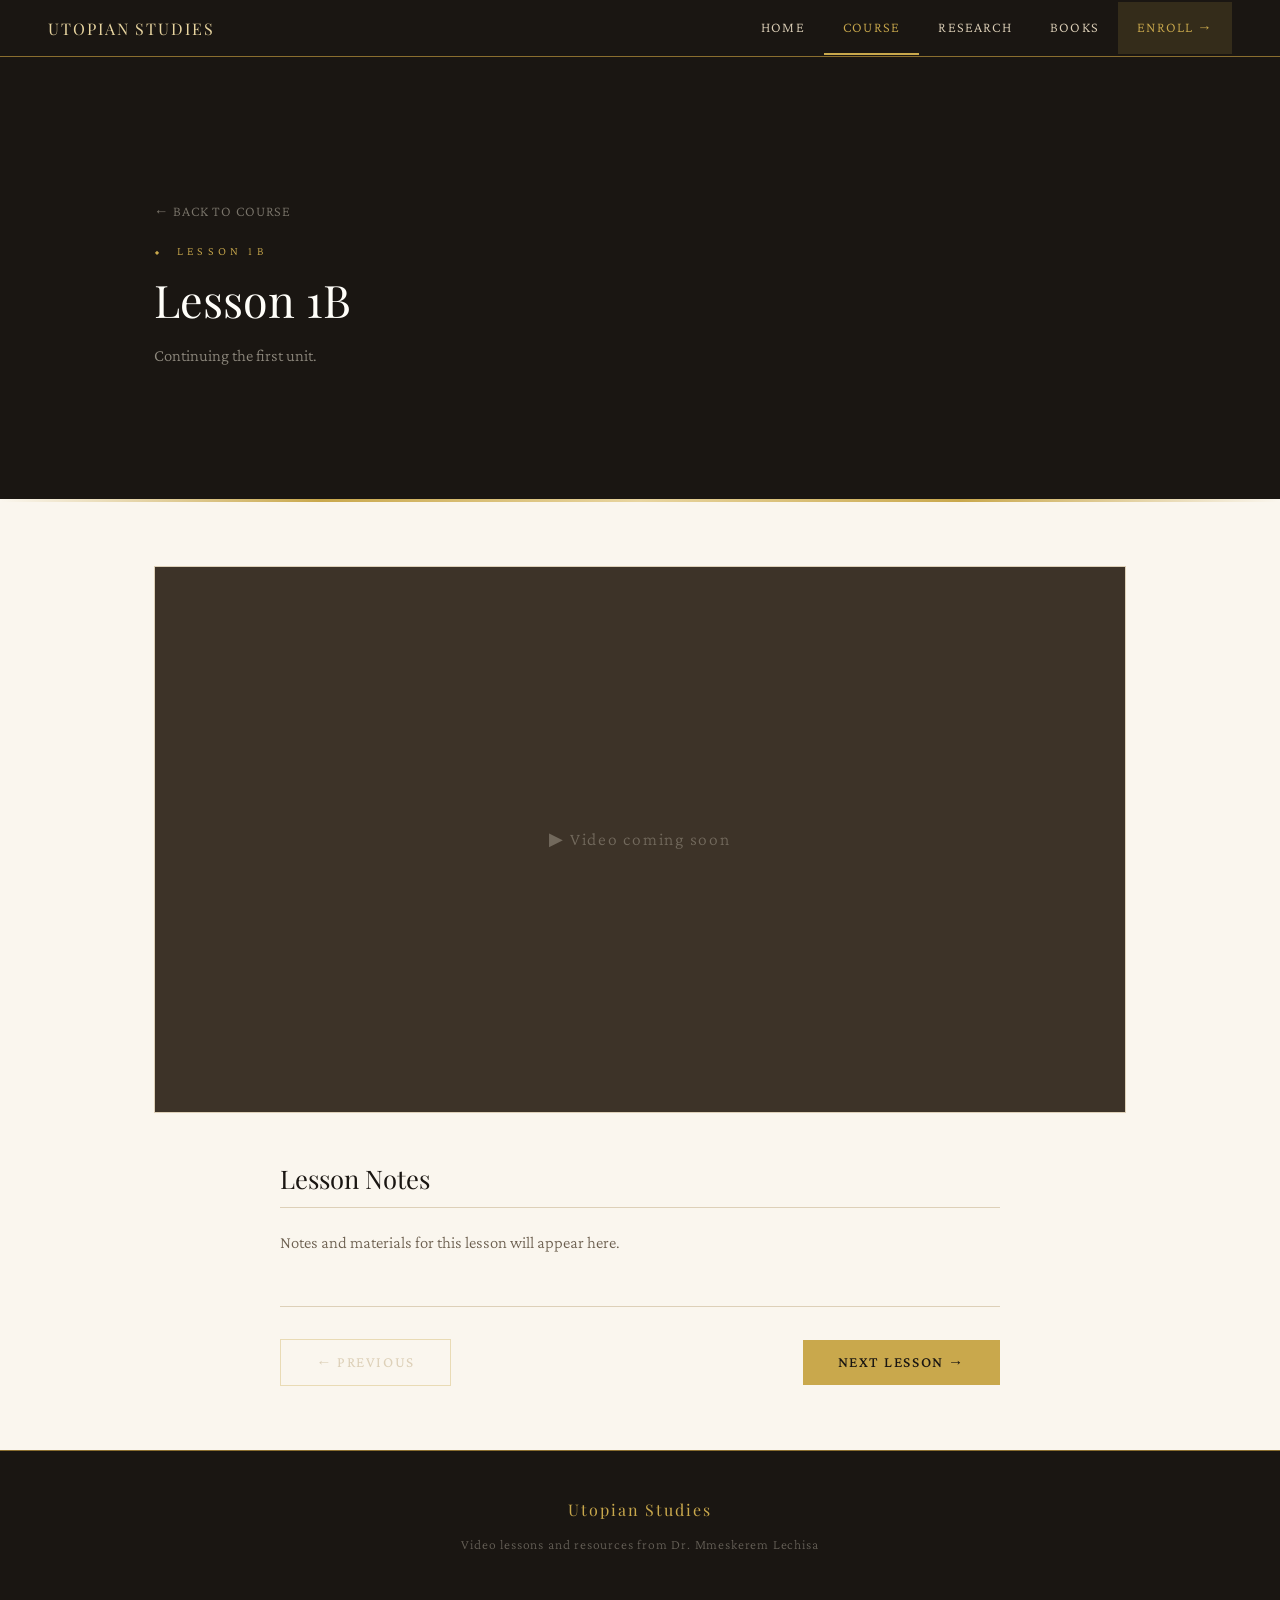
<file: lessons/002-lesson-1b.html>
<!DOCTYPE html>
<html lang="en">
<head>
<meta charset="UTF-8">
<meta name="viewport" content="width=device-width, initial-scale=1">
<title>Lesson 1B | Utopian Studies</title>
<link rel="preconnect" href="https://fonts.googleapis.com">
<link href="https://fonts.googleapis.com/css2?family=Playfair+Display:ital,wght@0,400;0,600;1,400&family=Crimson+Pro:ital,wght@0,300;0,400;0,500;1,300;1,400&display=swap" rel="stylesheet">
<link rel="stylesheet" href="../css/style.css">
</head>
<body>
<nav>
  <a class="nav-brand" href="../index.html">Utopian Studies</a>
  <button class="nav-toggle" aria-label="Toggle menu">☰</button>
  <ul class="nav-links">
    <li><a href="../index.html">Home</a></li>
    <li><a href="../course.html" class="active">Course</a></li>
    <li><a href="../about.html">Research</a></li>
    <li><a href="../books.html">Books</a></li>
    <li><a href="../enroll.html" class="nav-enroll">Enroll →</a></li>
  </ul>
</nav>
<div class="page-hero-dark">
  <div class="section">
    <div class="lesson-breadcrumb"><a href="../course.html">← Back to Course</a></div>
    <div class="section-label" style="color:var(--gold)">Lesson 1B</div>
    <h1 class="page-hero-title">Lesson 1B</h1>
    <p class="page-hero-desc">Continuing the first unit.</p>
  </div>
</div>
<div class="gold-divider"></div>
<div class="section lesson-body">
  <div class="video-placeholder">
    <div class="video-inner">&#9654; Video coming soon</div>
  </div>
  <div class="lesson-notes">
    <h2>Lesson Notes</h2>
    <p>Notes and materials for this lesson will appear here.</p>
  </div>
  <div class="lesson-nav">
    <a href="001-lesson-1a.html" class="btn-outline">← Previous</a>
    <a href="003-lesson-1c.html" class="btn-primary">Next Lesson →</a>
  </div>
</div>
<footer>
  <div class="footer-brand">Utopian Studies</div>
  <p>Video lessons and resources from Dr. Mmeskerem Lechisa</p>
</footer>
<script src="../js/nav.js"></script>
</body>
</html>
</file>
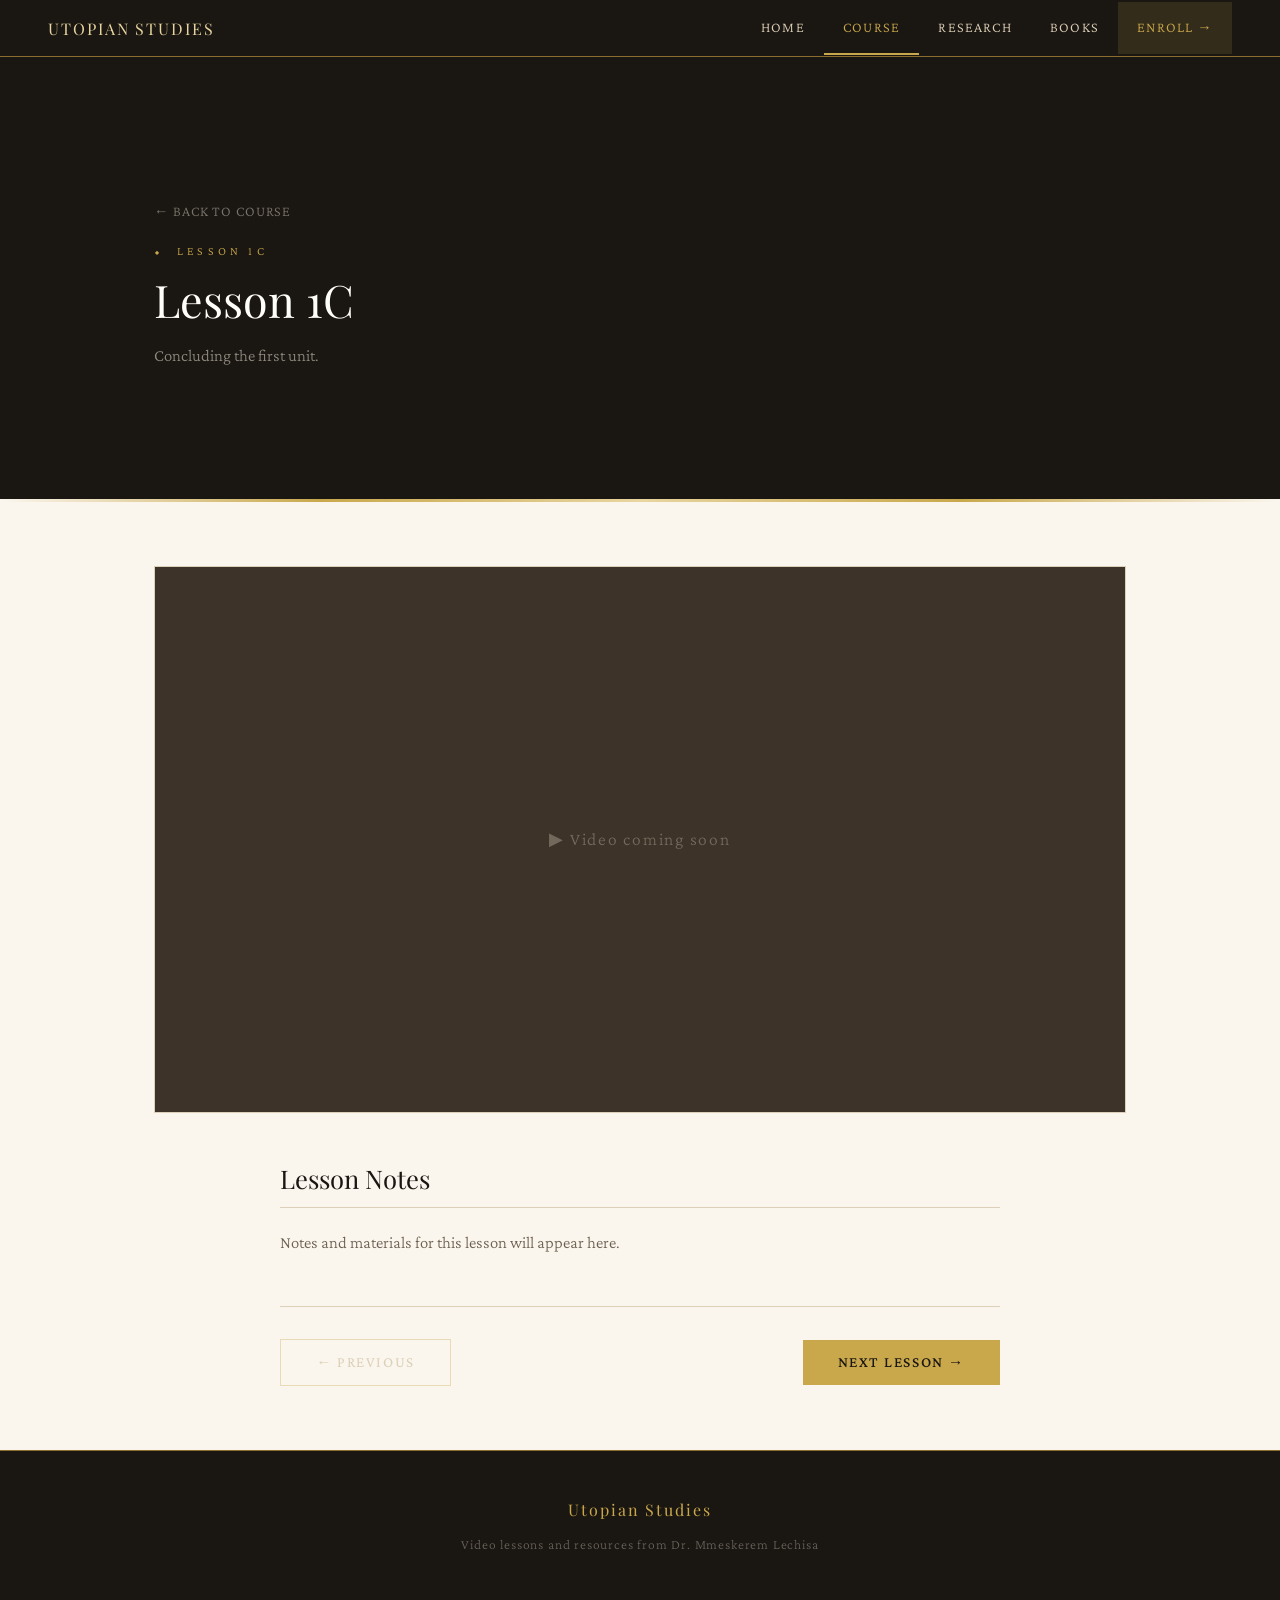
<file: lessons/003-lesson-1c.html>
<!DOCTYPE html>
<html lang="en">
<head>
<meta charset="UTF-8">
<meta name="viewport" content="width=device-width, initial-scale=1">
<title>Lesson 1C | Utopian Studies</title>
<link rel="preconnect" href="https://fonts.googleapis.com">
<link href="https://fonts.googleapis.com/css2?family=Playfair+Display:ital,wght@0,400;0,600;1,400&family=Crimson+Pro:ital,wght@0,300;0,400;0,500;1,300;1,400&display=swap" rel="stylesheet">
<link rel="stylesheet" href="../css/style.css">
</head>
<body>
<nav>
  <a class="nav-brand" href="../index.html">Utopian Studies</a>
  <button class="nav-toggle" aria-label="Toggle menu">☰</button>
  <ul class="nav-links">
    <li><a href="../index.html">Home</a></li>
    <li><a href="../course.html" class="active">Course</a></li>
    <li><a href="../about.html">Research</a></li>
    <li><a href="../books.html">Books</a></li>
    <li><a href="../enroll.html" class="nav-enroll">Enroll →</a></li>
  </ul>
</nav>
<div class="page-hero-dark">
  <div class="section">
    <div class="lesson-breadcrumb"><a href="../course.html">← Back to Course</a></div>
    <div class="section-label" style="color:var(--gold)">Lesson 1C</div>
    <h1 class="page-hero-title">Lesson 1C</h1>
    <p class="page-hero-desc">Concluding the first unit.</p>
  </div>
</div>
<div class="gold-divider"></div>
<div class="section lesson-body">
  <div class="video-placeholder">
    <div class="video-inner">&#9654; Video coming soon</div>
  </div>
  <div class="lesson-notes">
    <h2>Lesson Notes</h2>
    <p>Notes and materials for this lesson will appear here.</p>
  </div>
  <div class="lesson-nav">
    <a href="002-lesson-1b.html" class="btn-outline">← Previous</a>
    <a href="004-lesson-2.html" class="btn-primary">Next Lesson →</a>
  </div>
</div>
<footer>
  <div class="footer-brand">Utopian Studies</div>
  <p>Video lessons and resources from Dr. Mmeskerem Lechisa</p>
</footer>
<script src="../js/nav.js"></script>
</body>
</html>
</file>
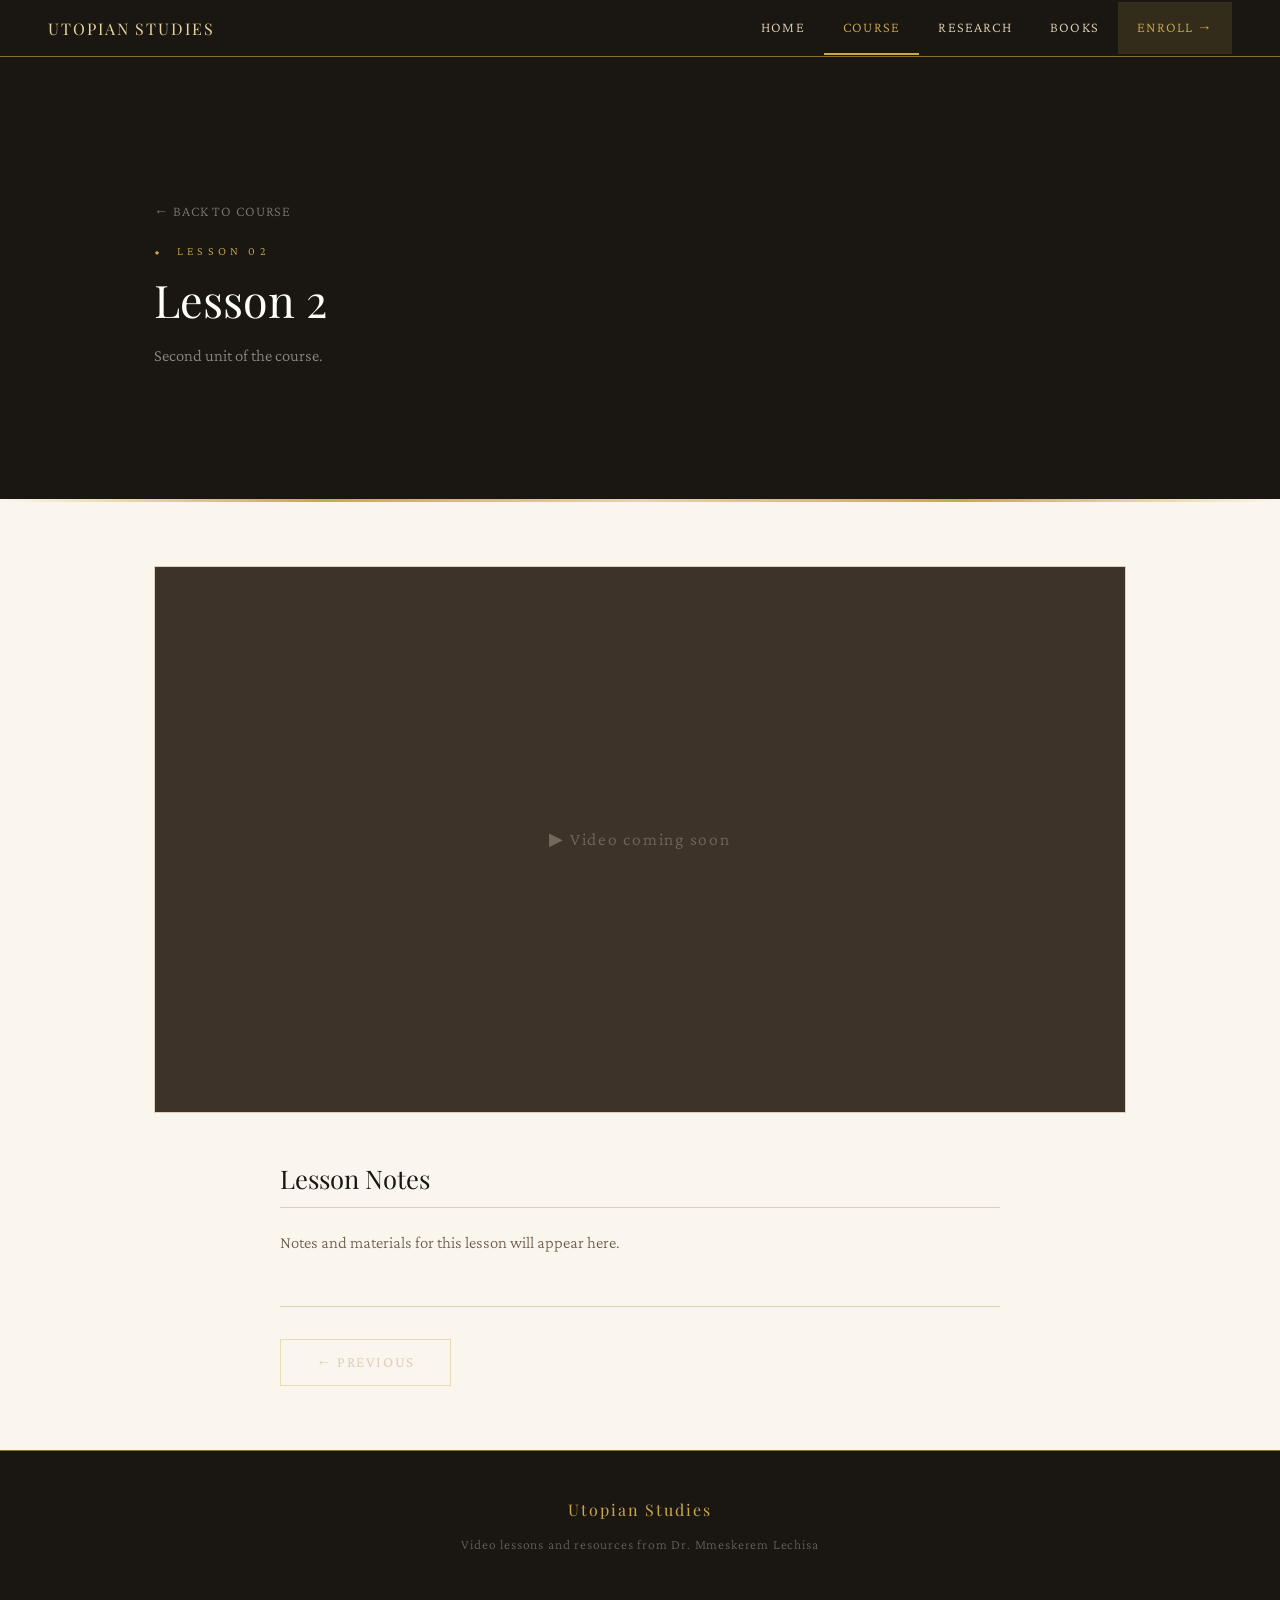
<file: lessons/004-lesson-2.html>
<!DOCTYPE html>
<html lang="en">
<head>
<meta charset="UTF-8">
<meta name="viewport" content="width=device-width, initial-scale=1">
<title>Lesson 2 | Utopian Studies</title>
<link rel="preconnect" href="https://fonts.googleapis.com">
<link href="https://fonts.googleapis.com/css2?family=Playfair+Display:ital,wght@0,400;0,600;1,400&family=Crimson+Pro:ital,wght@0,300;0,400;0,500;1,300;1,400&display=swap" rel="stylesheet">
<link rel="stylesheet" href="../css/style.css">
</head>
<body>
<nav>
  <a class="nav-brand" href="../index.html">Utopian Studies</a>
  <button class="nav-toggle" aria-label="Toggle menu">☰</button>
  <ul class="nav-links">
    <li><a href="../index.html">Home</a></li>
    <li><a href="../course.html" class="active">Course</a></li>
    <li><a href="../about.html">Research</a></li>
    <li><a href="../books.html">Books</a></li>
    <li><a href="../enroll.html" class="nav-enroll">Enroll →</a></li>
  </ul>
</nav>
<div class="page-hero-dark">
  <div class="section">
    <div class="lesson-breadcrumb"><a href="../course.html">← Back to Course</a></div>
    <div class="section-label" style="color:var(--gold)">Lesson 02</div>
    <h1 class="page-hero-title">Lesson 2</h1>
    <p class="page-hero-desc">Second unit of the course.</p>
  </div>
</div>
<div class="gold-divider"></div>
<div class="section lesson-body">
  <div class="video-placeholder">
    <div class="video-inner">&#9654; Video coming soon</div>
  </div>
  <div class="lesson-notes">
    <h2>Lesson Notes</h2>
    <p>Notes and materials for this lesson will appear here.</p>
  </div>
  <div class="lesson-nav">
    <a href="003-lesson-1c.html" class="btn-outline">← Previous</a>
    <span></span>
  </div>
</div>
<footer>
  <div class="footer-brand">Utopian Studies</div>
  <p>Video lessons and resources from Dr. Mmeskerem Lechisa</p>
</footer>
<script src="../js/nav.js"></script>
</body>
</html>
</file>
<file: css/style.css>
/* =============================================
   Utopian Studies — Main Stylesheet
   ============================================= */

*{margin:0;padding:0;box-sizing:border-box}

:root{
  --gold:#C9A84C;
  --gold-light:#E8D5A0;
  --gold-dark:#8A6E2F;
  --ink:#1A1612;
  --ink-mid:#3D3328;
  --ink-soft:#6B5E4E;
  --parchment:#FAF6EE;
  --parchment-dark:#F0E9D8;
  --parchment-border:#DDD0B8;
  --white:#FFFEF9;
}

html{scroll-behavior:smooth}

body{
  background:var(--parchment);
  font-family:'Crimson Pro',Georgia,serif;
  font-weight:300;
  color:var(--ink);
  min-height:100vh;
  overflow-x:hidden;
  font-size:17px;
}

/* ---- NAVIGATION ---- */
nav{
  background:var(--ink);
  padding:0 3rem;
  display:flex;
  align-items:center;
  justify-content:space-between;
  position:sticky;
  top:0;
  z-index:100;
  border-bottom:1px solid var(--gold-dark);
}

.nav-brand{
  font-family:'Playfair Display',serif;
  font-size:1rem;
  color:var(--gold-light);
  letter-spacing:0.12em;
  text-transform:uppercase;
  padding:1.1rem 0;
  font-weight:400;
  text-decoration:none;
  white-space:nowrap;
}

.nav-links{
  display:flex;
  gap:0;
  list-style:none;
}

.nav-links li a{
  display:block;
  padding:1.1rem 1.2rem;
  font-family:'Crimson Pro',serif;
  font-size:0.9rem;
  letter-spacing:0.08em;
  color:var(--parchment-border);
  text-decoration:none;
  text-transform:uppercase;
  transition:color 0.2s,background 0.2s;
  white-space:nowrap;
}

.nav-links li a:hover{
  color:var(--gold-light);
  background:rgba(201,168,76,0.08);
}

.nav-links li a.active{
  color:var(--gold);
  border-bottom:2px solid var(--gold);
}

.nav-enroll{
  background:rgba(201,168,76,0.15);
  color:var(--gold) !important;
}

.nav-enroll:hover{
  background:rgba(201,168,76,0.25) !important;
}

/* Mobile nav toggle */
.nav-toggle{
  display:none;
  background:none;
  border:1px solid rgba(201,168,76,0.3);
  color:var(--gold);
  font-size:1.2rem;
  padding:0.4rem 0.7rem;
  cursor:pointer;
}

/* ---- HERO ---- */
.hero{
  min-height:82vh;
  display:flex;
  align-items:center;
  position:relative;
  overflow:hidden;
  background:var(--ink);
}

.hero-bg-pattern{
  position:absolute;
  inset:0;
  opacity:0.04;
  background-image:
    repeating-linear-gradient(45deg,var(--gold) 0,var(--gold) 1px,transparent 0,transparent 50%),
    repeating-linear-gradient(-45deg,var(--gold) 0,var(--gold) 1px,transparent 0,transparent 50%);
  background-size:40px 40px;
}

.hero-ornament{
  position:absolute;
  top:50%;
  right:8%;
  transform:translateY(-50%);
  width:340px;
  height:340px;
  border:1px solid rgba(201,168,76,0.15);
  border-radius:50%;
  display:flex;
  align-items:center;
  justify-content:center;
  pointer-events:none;
}

.hero-ornament::before{
  content:'';
  position:absolute;
  width:280px;
  height:280px;
  border:1px solid rgba(201,168,76,0.1);
  border-radius:50%;
}

.hero-ornament::after{
  content:'✦';
  font-size:5rem;
  color:rgba(201,168,76,0.18);
  line-height:1;
}

.hero-content{
  position:relative;
  z-index:2;
  max-width:660px;
  padding:5rem 3rem 5rem 4rem;
}

.hero-eyebrow{
  font-family:'Crimson Pro',serif;
  font-size:0.8rem;
  letter-spacing:0.3em;
  color:var(--gold);
  text-transform:uppercase;
  margin-bottom:1.4rem;
  display:flex;
  align-items:center;
  gap:1rem;
}

.hero-eyebrow::before{
  content:'';
  display:inline-block;
  width:40px;
  height:1px;
  background:var(--gold);
  flex-shrink:0;
}

.hero-amharic{
  font-family:'Playfair Display',serif;
  font-style:italic;
  font-size:1.4rem;
  color:var(--gold-light);
  margin-bottom:0.6rem;
  opacity:0.7;
  line-height:1.4;
}

.hero-title{
  font-family:'Playfair Display',serif;
  font-size:3.4rem;
  font-weight:400;
  color:var(--white);
  line-height:1.15;
  margin-bottom:1.6rem;
  letter-spacing:-0.01em;
}

.hero-title em{
  font-style:italic;
  color:var(--gold-light);
}

.hero-desc{
  font-size:1.15rem;
  color:rgba(250,246,238,0.65);
  line-height:1.8;
  margin-bottom:2.4rem;
  max-width:500px;
  font-weight:300;
}

.hero-author{
  font-size:0.9rem;
  color:var(--gold);
  letter-spacing:0.1em;
  margin-bottom:2.6rem;
  font-style:italic;
}

.hero-ctas{
  display:flex;
  gap:1rem;
  flex-wrap:wrap;
}

/* ---- BUTTONS ---- */
.btn-primary{
  background:var(--gold);
  color:var(--ink);
  border:none;
  padding:0.85rem 2.2rem;
  font-family:'Crimson Pro',serif;
  font-size:0.95rem;
  font-weight:500;
  letter-spacing:0.1em;
  text-transform:uppercase;
  cursor:pointer;
  transition:background 0.2s,transform 0.15s;
  text-decoration:none;
  display:inline-block;
}

.btn-primary:hover{background:var(--gold-light);transform:translateY(-1px)}

.btn-outline{
  background:transparent;
  color:var(--parchment-border);
  border:1px solid rgba(201,168,76,0.35);
  padding:0.85rem 2.2rem;
  font-family:'Crimson Pro',serif;
  font-size:0.95rem;
  font-weight:400;
  letter-spacing:0.1em;
  text-transform:uppercase;
  cursor:pointer;
  transition:border-color 0.2s,color 0.2s,transform 0.15s;
  text-decoration:none;
  display:inline-block;
}

.btn-outline:hover{border-color:var(--gold);color:var(--gold);transform:translateY(-1px)}

.btn-dark{
  background:var(--ink);
  color:var(--gold-light);
  border:none;
  padding:0.95rem 2.8rem;
  font-family:'Crimson Pro',serif;
  font-size:1rem;
  font-weight:500;
  letter-spacing:0.12em;
  text-transform:uppercase;
  cursor:pointer;
  transition:background 0.2s,transform 0.15s;
  text-decoration:none;
  display:inline-block;
}

.btn-dark:hover{background:var(--ink-mid);transform:translateY(-1px)}

/* ---- DIVIDER ---- */
.gold-divider{
  height:3px;
  background:linear-gradient(90deg,transparent,var(--gold),var(--gold-light),var(--gold),transparent);
}

/* ---- SECTIONS ---- */
.section{
  padding:5rem 4rem;
  max-width:1100px;
  margin:0 auto;
}

.section-label{
  font-size:0.75rem;
  letter-spacing:0.35em;
  text-transform:uppercase;
  color:var(--gold-dark);
  margin-bottom:0.9rem;
  display:flex;
  align-items:center;
  gap:0.8rem;
}

.section-label::before{content:'⬥';font-size:0.6rem}

.section-title{
  font-family:'Playfair Display',serif;
  font-size:2.2rem;
  font-weight:400;
  color:var(--ink);
  line-height:1.2;
  margin-bottom:1rem;
}

.section-title em{font-style:italic;color:var(--gold-dark)}

/* ---- LEARN GRID ---- */
.learn-grid{
  display:grid;
  grid-template-columns:repeat(2,1fr);
  gap:1.5px;
  margin-top:3rem;
  background:var(--parchment-border);
  border:1.5px solid var(--parchment-border);
}

.learn-card{
  background:var(--white);
  padding:2rem 2.2rem;
  transition:background 0.2s;
}

.learn-card:hover{background:var(--parchment)}

.learn-num{
  font-family:'Playfair Display',serif;
  font-size:3rem;
  font-weight:400;
  color:var(--parchment-dark);
  line-height:1;
  margin-bottom:1rem;
}

.learn-card h3{
  font-family:'Playfair Display',serif;
  font-size:1.15rem;
  font-weight:400;
  color:var(--ink-mid);
  margin-bottom:0.6rem;
  line-height:1.3;
}

.learn-card p{
  font-size:1rem;
  color:var(--ink-soft);
  line-height:1.7;
}

/* ---- FORMAT SECTION ---- */
.format-section{
  background:var(--parchment-dark);
  border-top:1px solid var(--parchment-border);
  border-bottom:1px solid var(--parchment-border);
}

.format-section-inner{padding-top:5rem;padding-bottom:5rem}

.format-grid{
  display:grid;
  grid-template-columns:repeat(3,1fr);
  gap:0;
  margin-top:3rem;
  border:1px solid var(--parchment-border);
  background:var(--parchment-border);
}

.format-card{
  background:var(--white);
  padding:2.4rem 2rem;
  text-align:center;
}

.format-icon{
  font-size:1.8rem;
  color:var(--gold-dark);
  margin-bottom:1.2rem;
}

.format-card h3{
  font-family:'Playfair Display',serif;
  font-size:1.1rem;
  font-weight:400;
  color:var(--ink-mid);
  margin-bottom:0.7rem;
}

.format-card p{
  font-size:0.95rem;
  color:var(--ink-soft);
  line-height:1.7;
}

/* ---- REGISTER SECTION ---- */
.register-section{
  background:var(--gold);
  padding:5rem 4rem;
  text-align:center;
}

.register-section h1,
.register-section h2{
  font-family:'Playfair Display',serif;
  font-size:2.4rem;
  font-weight:400;
  color:var(--ink);
  margin-bottom:0.8rem;
}

.register-section p{
  font-size:1.1rem;
  color:var(--ink-mid);
  margin-bottom:2.5rem;
  max-width:480px;
  margin-left:auto;
  margin-right:auto;
  line-height:1.7;
}

/* ---- PAGE HERO DARK ---- */
.page-hero-dark{
  background:var(--ink);
  padding:4rem 0 3rem;
}

.page-hero-title{
  font-family:'Playfair Display',serif;
  font-size:2.8rem;
  font-weight:400;
  color:var(--white);
  line-height:1.2;
  margin-top:0.5rem;
}

.page-hero-desc{
  color:rgba(240,233,216,0.55);
  font-size:1.05rem;
  margin-top:1rem;
  max-width:560px;
  line-height:1.7;
}

/* ---- LESSONS ---- */
.lessons-bg{
  background:var(--ink);
  padding:4rem 0;
}

.lessons-inner{
  max-width:1100px;
  margin:0 auto;
  padding:0 4rem;
}

.what-youll-learn{
  margin-bottom:3rem;
}

.learn-bullets{
  list-style:none;
  margin-top:1.2rem;
  display:flex;
  flex-direction:column;
  gap:0.8rem;
}

.learn-bullets li{
  color:rgba(240,233,216,0.65);
  font-size:1.05rem;
  line-height:1.6;
  padding-left:1.5rem;
  position:relative;
}

.learn-bullets li::before{
  content:'⬥';
  position:absolute;
  left:0;
  color:var(--gold);
  font-size:0.7rem;
  top:0.35em;
}

.learn-bullets li em{color:var(--gold-light);font-style:italic}

.lessons-list{
  margin-top:1.5rem;
  display:flex;
  flex-direction:column;
  gap:0;
  border:1px solid rgba(201,168,76,0.2);
}

.lesson-row{
  display:flex;
  align-items:center;
  gap:2rem;
  padding:1.5rem 2rem;
  border-bottom:1px solid rgba(201,168,76,0.12);
  cursor:pointer;
  transition:background 0.2s;
  text-decoration:none;
  color:inherit;
}

.lesson-row:last-child{border-bottom:none}

.lesson-row:hover{background:rgba(201,168,76,0.07)}

.lesson-num{
  font-family:'Playfair Display',serif;
  font-size:1.6rem;
  font-weight:400;
  color:var(--gold);
  min-width:2.5rem;
  opacity:0.7;
}

.lesson-info{flex:1}

.lesson-title{
  font-family:'Playfair Display',serif;
  font-size:1.05rem;
  color:var(--parchment-border);
  font-weight:400;
  margin-bottom:0.2rem;
}

.lesson-sub{
  font-size:0.88rem;
  color:rgba(240,233,216,0.4);
  letter-spacing:0.05em;
}

.lesson-arrow{
  color:var(--gold);
  opacity:0.5;
  font-size:1.2rem;
  transition:opacity 0.2s,transform 0.2s;
}

.lesson-row:hover .lesson-arrow{opacity:1;transform:translateX(4px)}

.lesson-badge{
  font-size:0.72rem;
  letter-spacing:0.1em;
  text-transform:uppercase;
  padding:0.3rem 0.8rem;
  color:var(--gold);
  border:1px solid rgba(201,168,76,0.3);
}

/* ---- LESSON DETAIL PAGE ---- */
.lesson-breadcrumb{
  margin-bottom:1.5rem;
}

.lesson-breadcrumb a{
  color:rgba(240,233,216,0.45);
  font-size:0.9rem;
  letter-spacing:0.06em;
  text-decoration:none;
  text-transform:uppercase;
  transition:color 0.2s;
}

.lesson-breadcrumb a:hover{color:var(--gold)}

.lesson-body{padding-top:4rem;padding-bottom:4rem}

.video-placeholder{
  width:100%;
  aspect-ratio:16/9;
  background:var(--ink-mid);
  display:flex;
  align-items:center;
  justify-content:center;
  margin-bottom:3rem;
  border:1px solid var(--parchment-border);
}

.video-placeholder iframe{
  width:100%;
  height:100%;
  border:none;
  display:block;
}

.video-inner{
  color:rgba(240,233,216,0.3);
  font-size:1.1rem;
  letter-spacing:0.1em;
  text-align:center;
}

.lesson-notes{
  max-width:720px;
  margin:0 auto;
}

.lesson-notes h2{
  font-family:'Playfair Display',serif;
  font-size:1.6rem;
  font-weight:400;
  color:var(--ink);
  margin-bottom:1.2rem;
  padding-bottom:0.8rem;
  border-bottom:1px solid var(--parchment-border);
}

.lesson-notes h3{
  font-family:'Playfair Display',serif;
  font-size:1.2rem;
  font-weight:400;
  color:var(--ink-mid);
  margin:2rem 0 0.8rem;
}

.lesson-notes p{
  font-size:1.05rem;
  color:var(--ink-soft);
  line-height:1.8;
  margin-bottom:1rem;
}

.lesson-notes ul,.lesson-notes ol{
  margin:0.5rem 0 1.2rem 1.5rem;
  color:var(--ink-soft);
  line-height:1.8;
  font-size:1.05rem;
}

.lesson-notes li{margin-bottom:0.4rem}

.lesson-nav{
  display:flex;
  justify-content:space-between;
  align-items:center;
  max-width:720px;
  margin:3rem auto 0;
  padding-top:2rem;
  border-top:1px solid var(--parchment-border);
  gap:1rem;
}

/* ---- ABOUT PAGE ---- */
.about-layout{
  display:grid;
  grid-template-columns:1fr 1.8fr;
  gap:4rem;
  align-items:start;
  margin-top:3rem;
}

.about-portrait{
  background:var(--parchment-dark);
  border:1px solid var(--parchment-border);
  aspect-ratio:3/4;
  display:flex;
  flex-direction:column;
  align-items:center;
  justify-content:center;
  gap:1rem;
}

.portrait-initials{
  font-family:'Playfair Display',serif;
  font-size:4rem;
  color:var(--gold-dark);
  opacity:0.4;
}

.portrait-caption{
  font-size:0.85rem;
  letter-spacing:0.15em;
  text-transform:uppercase;
  color:var(--ink-soft);
}

.about-body h3{
  font-family:'Playfair Display',serif;
  font-size:1.4rem;
  font-weight:400;
  color:var(--ink);
  margin:2rem 0 0.8rem;
}

.about-body h3:first-child{margin-top:0}

.about-body p{
  font-size:1.05rem;
  color:var(--ink-soft);
  line-height:1.8;
  margin-bottom:1rem;
}

.pub-list{
  list-style:none;
  display:flex;
  flex-direction:column;
  gap:1rem;
}

.pub-list li{
  padding:1.2rem;
  border-left:3px solid var(--gold);
  background:var(--parchment-dark);
}

.pub-title{
  font-family:'Playfair Display',serif;
  font-size:1rem;
  color:var(--ink-mid);
  margin-bottom:0.3rem;
}

.pub-meta{
  font-size:0.88rem;
  color:var(--ink-soft);
  font-style:italic;
}

/* ---- BOOKS PAGE ---- */
.books-grid{
  display:grid;
  grid-template-columns:repeat(3,1fr);
  gap:2rem;
  margin-top:3rem;
}

.book-card{display:flex;flex-direction:column}

.book-cover{
  aspect-ratio:2/3;
  background:var(--ink-mid);
  display:flex;
  align-items:center;
  justify-content:center;
  padding:1.5rem;
  margin-bottom:1rem;
  position:relative;
  overflow:hidden;
}

.book-cover::before{
  content:'';
  position:absolute;
  top:0;right:0;bottom:0;
  width:8px;
  background:rgba(201,168,76,0.25);
}

.book-cover-text{
  font-family:'Playfair Display',serif;
  font-size:1rem;
  font-style:italic;
  color:var(--gold-light);
  text-align:center;
  line-height:1.5;
  opacity:0.7;
}

.book-title{
  font-family:'Playfair Display',serif;
  font-size:1rem;
  color:var(--ink-mid);
  margin-bottom:0.3rem;
}

.book-meta{
  font-size:0.88rem;
  color:var(--ink-soft);
  font-style:italic;
}

/* ---- FOOTER ---- */
footer{
  background:var(--ink);
  padding:3rem 4rem;
  text-align:center;
  border-top:1px solid var(--gold-dark);
}

footer p{
  font-size:0.85rem;
  color:rgba(240,233,216,0.35);
  letter-spacing:0.06em;
  line-height:1.8;
}

.footer-brand{
  font-family:'Playfair Display',serif;
  font-size:1rem;
  color:var(--gold);
  margin-bottom:0.8rem;
  letter-spacing:0.12em;
}

/* ---- RESPONSIVE ---- */
@media(max-width:900px){
  nav{padding:0 1.5rem}
  .nav-toggle{display:block}
  .nav-links{
    display:none;
    position:absolute;
    top:100%;
    left:0;right:0;
    background:var(--ink);
    flex-direction:column;
    border-top:1px solid var(--gold-dark);
    border-bottom:1px solid var(--gold-dark);
  }
  .nav-links.open{display:flex}
  .nav-links li a{padding:1rem 2rem;border-bottom:1px solid rgba(201,168,76,0.1)}
  .nav-links li a.active{border-bottom:1px solid rgba(201,168,76,0.1)}

  .hero{min-height:auto}
  .hero-content{padding:3.5rem 1.5rem}
  .hero-title{font-size:2.4rem}
  .hero-ornament{display:none}

  .section{padding:3.5rem 1.5rem}
  .learn-grid{grid-template-columns:1fr}
  .format-grid{grid-template-columns:1fr}
  .books-grid{grid-template-columns:repeat(2,1fr)}
  .about-layout{grid-template-columns:1fr}
  .about-portrait{max-width:280px;aspect-ratio:1/1}

  .lessons-inner{padding:0 1.5rem}
  .lesson-row{padding:1.2rem 1rem;gap:1rem}
  .lesson-badge{display:none}

  .register-section{padding:4rem 1.5rem}
  footer{padding:3rem 1.5rem}

  .page-hero-dark .section{padding:3rem 1.5rem}
  .page-hero-title{font-size:2rem}
  .lesson-body{padding:3rem 1.5rem}
  .lesson-nav{flex-direction:column;align-items:stretch;text-align:center}
}

@media(max-width:540px){
  .hero-title{font-size:2rem}
  .section-title{font-size:1.8rem}
  .books-grid{grid-template-columns:1fr}
  .hero-ctas{flex-direction:column}
  .hero-ctas .btn-primary,
  .hero-ctas .btn-outline{text-align:center}
}
</file>
